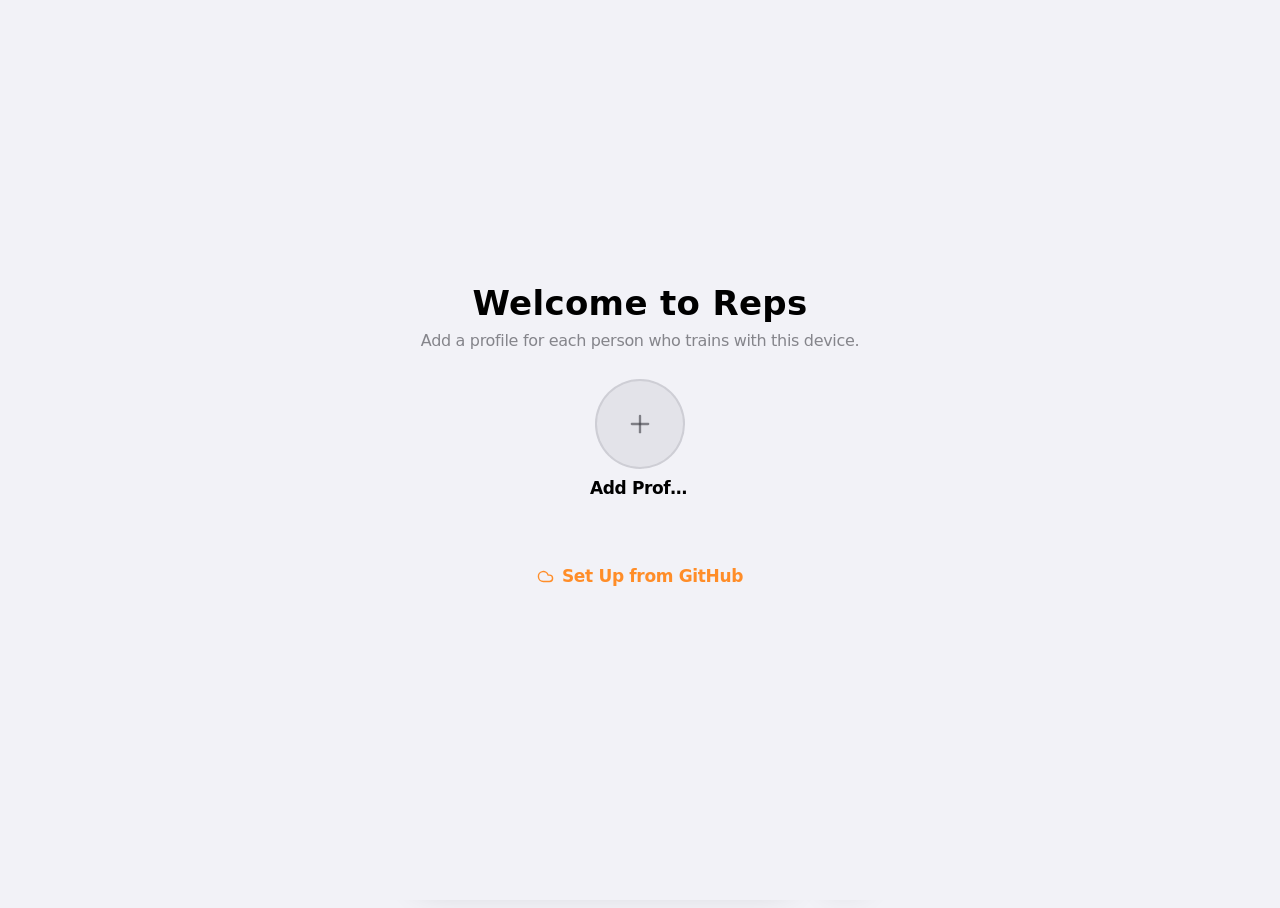
<file: index.html>
<!doctype html>
<html lang="en">
<head>
<meta charset="utf-8">
<meta name="viewport" content="width=device-width, initial-scale=1, viewport-fit=cover">
<title>Reps</title>
<meta name="claude:viewport-fit-sides" content="cover">
<meta name="description" content="Home workout planner and tracker for kettlebells, dumbbells, bands and bodyweight.">
<meta name="theme-color" content="#F2F2F7">
<meta name="apple-mobile-web-app-capable" content="yes">
<meta name="mobile-web-app-capable" content="yes">
<meta name="apple-mobile-web-app-status-bar-style" content="default">
<meta name="apple-mobile-web-app-title" content="Reps">
<link rel="manifest" href="manifest.webmanifest">
<link rel="apple-touch-icon" href="icons/apple-touch-icon.png">
<link rel="icon" href="icons/icon-192.png" type="image/png">
<link rel="stylesheet" href="css/app.css">
</head>
<body>
<div id="app"></div>
<div id="overlays"></div>
<noscript><p style="padding:24px">Reps needs JavaScript to run.</p></noscript>
<script type="module" src="js/app.js"></script>
</body>
</html>
</file>
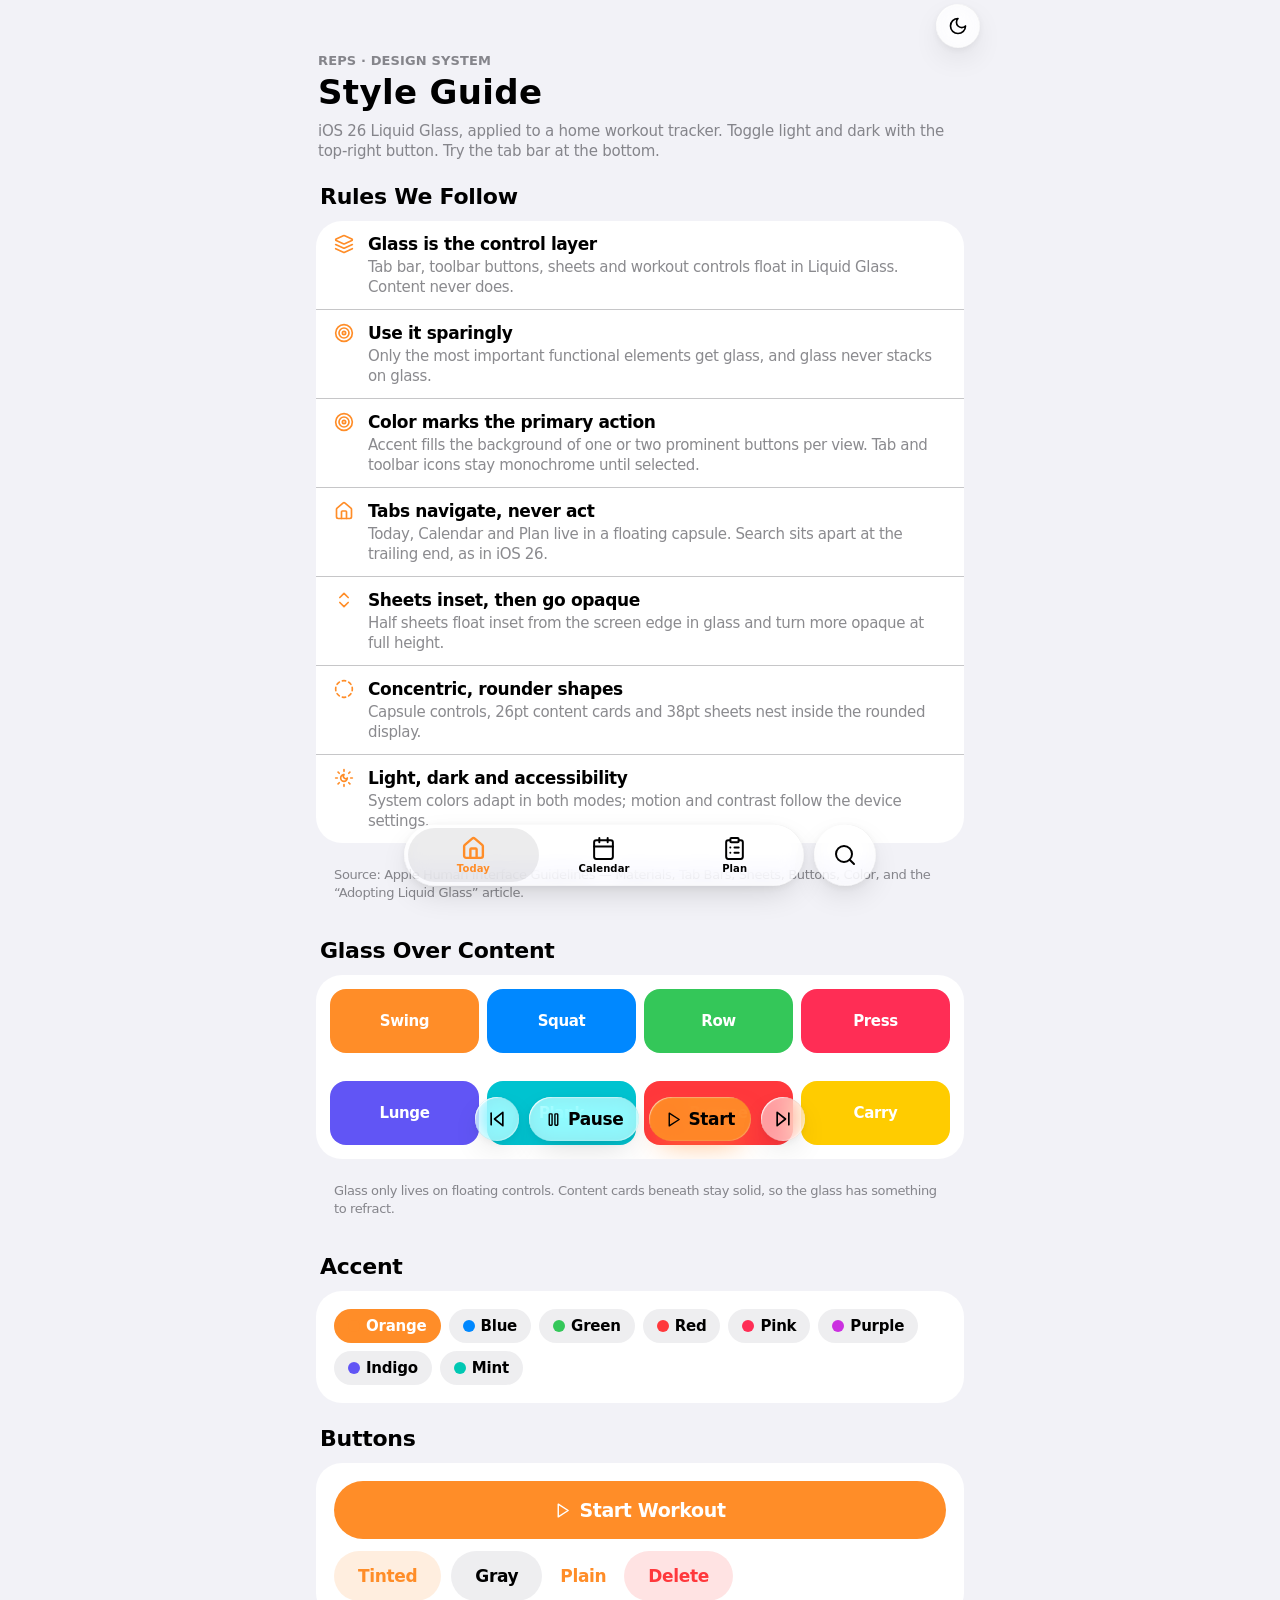
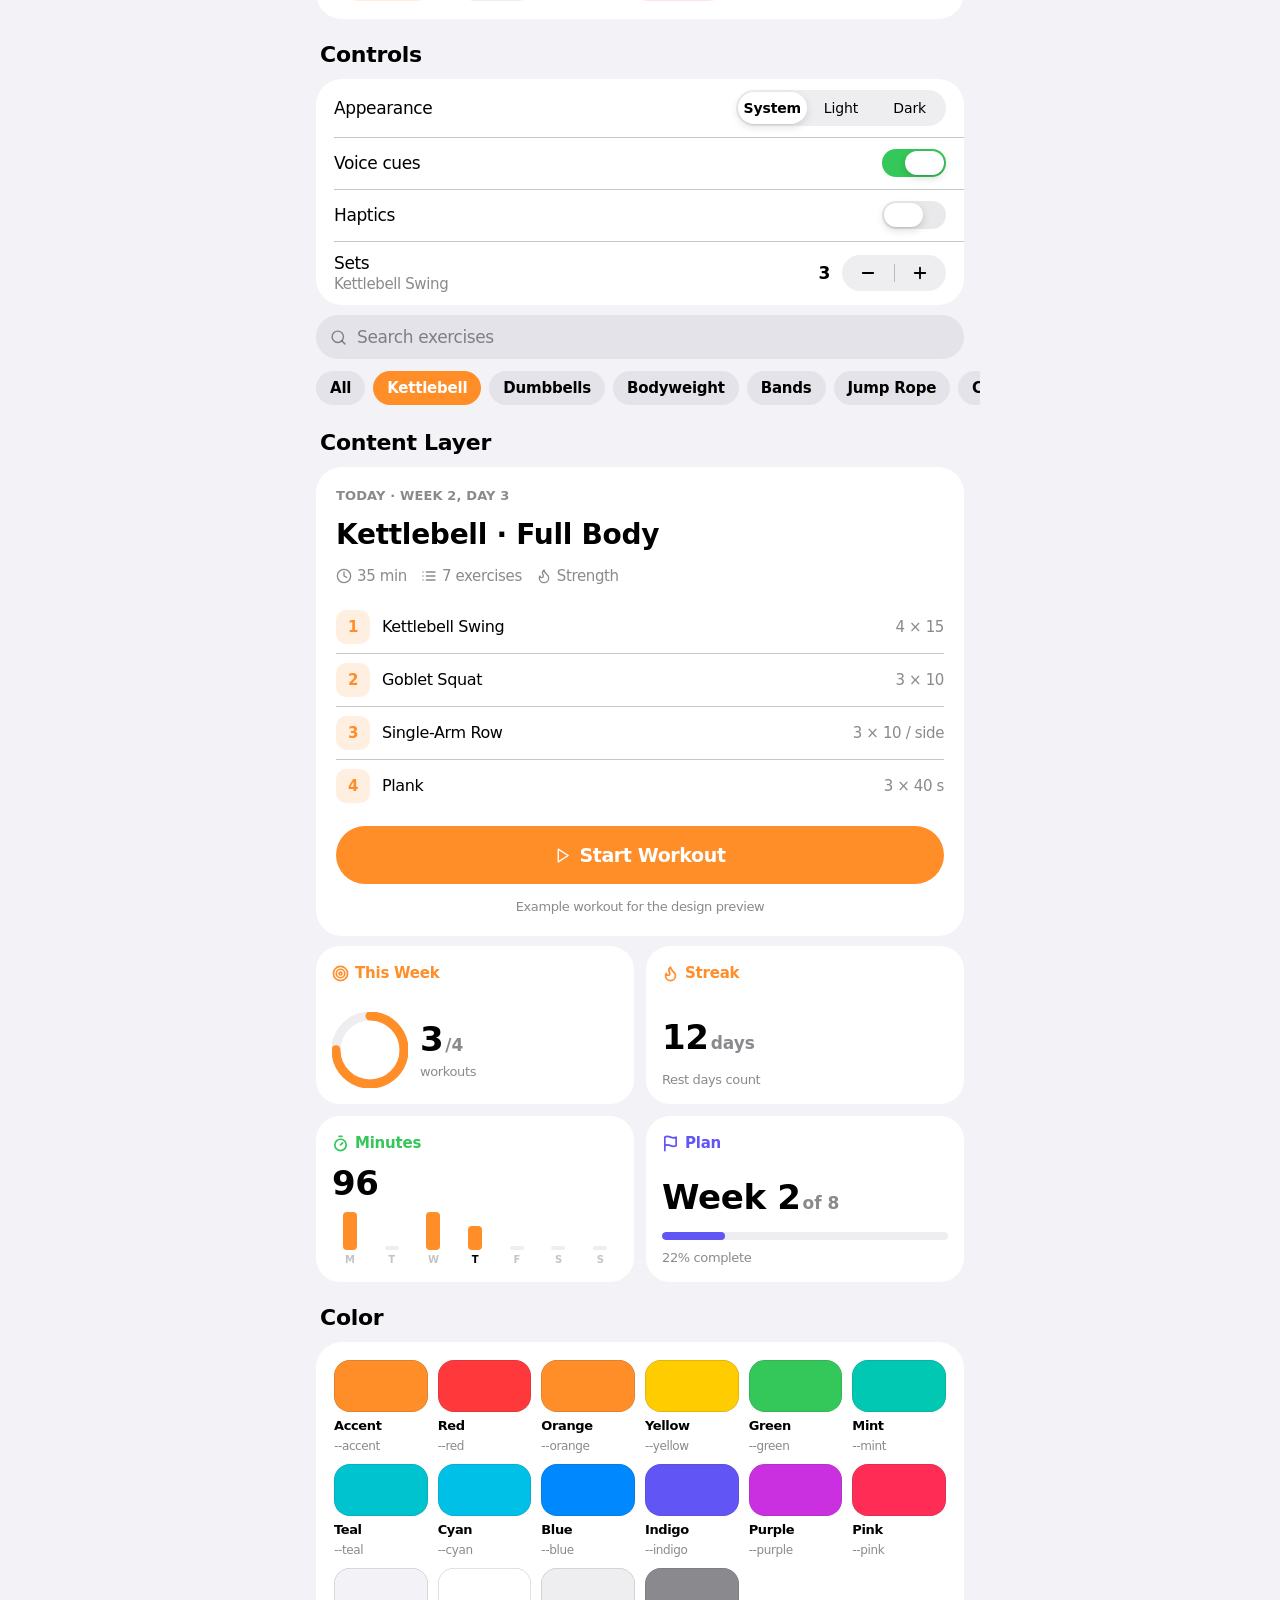
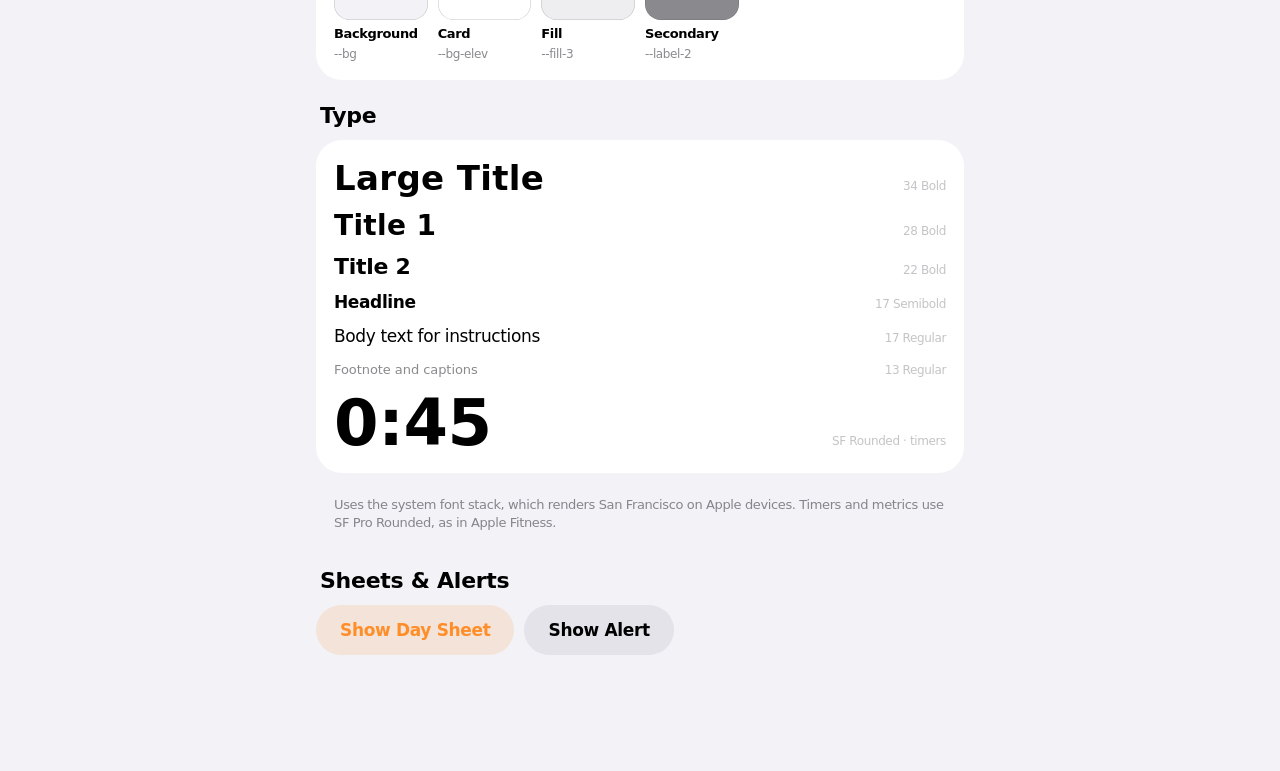
<file: styleguide.html>
<!doctype html>
<html lang="en">
<head>
<meta charset="utf-8">
<meta name="viewport" content="width=device-width, initial-scale=1, viewport-fit=cover">
<title>Reps Style Guide</title>
<meta name="claude:viewport-fit-sides" content="cover">
<link rel="stylesheet" href="css/app.css">
<style>
  .sg-swatches { display: grid; grid-template-columns: repeat(auto-fill, minmax(92px, 1fr)); gap: 10px; }
  .sg-swatch { display: flex; flex-direction: column; gap: 6px; font-size: 12px; line-height: 15px; color: var(--label-2); }
  .sg-swatch i { display: block; height: 52px; border-radius: 16px; }
  .sg-swatch b { color: var(--label); font-weight: 600; font-size: 13px; }
  .sg-type { display: flex; flex-direction: column; gap: 10px; }
  .sg-type div { display: flex; align-items: baseline; justify-content: space-between; gap: 12px; }
  .sg-type span.meta { font-size: 12px; color: var(--label-3); white-space: nowrap; }
  .sg-stage { position: relative; border-radius: var(--r-card); overflow: hidden; background: var(--bg-elev); }
  .sg-tiles { display: grid; grid-template-columns: repeat(4, 1fr); gap: 8px; padding: 14px; }
  .sg-tiles div { height: 64px; border-radius: 16px; display: grid; place-items: center; color: #fff; font-weight: 700; font-size: 15px; }
  .sg-float { position: absolute; left: 0; right: 0; bottom: 18px; display: flex; justify-content: center; gap: 10px; flex-wrap: wrap; padding: 0 14px; }
  .sg-row { display: flex; flex-wrap: wrap; gap: 10px; align-items: center; }
  .sg-rules { margin: 0; padding: 0; list-style: none; }
  .sg-rules li { position: relative; padding: 12px 18px 12px 52px; font-size: 15px; line-height: 20px; }
  .sg-rules li + li { border-top: 0.5px solid var(--sep); }
  .sg-rules li .ic { position: absolute; left: 18px; top: 13px; width: 20px; height: 20px; color: var(--accent); }
  .sg-rules b { display: block; font-size: 17px; line-height: 22px; font-weight: 600; margin-bottom: 2px; }
</style>
</head>
<body>
<header class="navbar" id="nav">
  <div class="navbar-inner">
    <div class="nav-leading"></div>
    <div class="nav-title">Style Guide</div>
    <div class="nav-trailing">
      <button class="icon-btn glass glass-interactive" id="themeBtn" aria-label="Toggle light or dark"></button>
    </div>
  </div>
</header>

<main class="page">
  <div class="page-head">
    <div class="eyebrow">Reps · Design System</div>
    <h1 class="t-large" style="margin:0">Style Guide</h1>
    <p class="t-sub sec" style="margin:6px 0 0">iOS 26 Liquid Glass, applied to a home workout tracker. Toggle light and dark with the top-right button. Try the tab bar at the bottom.</p>
  </div>

  <section class="section">
    <div class="section-head"><div class="section-title">Rules We Follow</div></div>
    <ul class="list sg-rules" id="rules"></ul>
    <p class="footnote">Source: Apple Human Interface Guidelines — Materials, Tab Bars, Sheets, Buttons, Color, and the “Adopting Liquid Glass” article.</p>
  </section>

  <section class="section">
    <div class="section-head"><div class="section-title">Glass Over Content</div></div>
    <div class="sg-stage">
      <div class="sg-tiles" id="tiles"></div>
      <div class="sg-tiles" id="tiles2"></div>
      <div class="sg-float" id="floatRow"></div>
    </div>
    <p class="footnote">Glass only lives on floating controls. Content cards beneath stay solid, so the glass has something to refract.</p>
  </section>

  <section class="section">
    <div class="section-head"><div class="section-title">Accent</div></div>
    <div class="card">
      <div class="chips" id="accentChips"></div>
    </div>
  </section>

  <section class="section">
    <div class="section-head"><div class="section-title">Buttons</div></div>
    <div class="card" style="display:flex;flex-direction:column;gap:12px">
      <button class="btn btn-filled lg block" id="b1"></button>
      <div class="sg-row">
        <button class="btn btn-tinted">Tinted</button>
        <button class="btn btn-gray">Gray</button>
        <button class="btn btn-plain">Plain</button>
        <button class="btn btn-danger">Delete</button>
      </div>
    </div>
  </section>

  <section class="section">
    <div class="section-head"><div class="section-title">Controls</div></div>
    <div class="list">
      <div class="row"><div class="grow title">Appearance</div>
        <div class="segmented" style="--n:3;--i:0;width:210px" id="seg">
          <span class="seg-thumb"></span>
          <button class="is-on" data-i="0">System</button><button data-i="1">Light</button><button data-i="2">Dark</button>
        </div>
      </div>
      <div class="row"><div class="grow title">Voice cues</div><button class="switch" role="switch" aria-checked="true" id="sw1" aria-label="Voice cues"></button></div>
      <div class="row"><div class="grow title">Haptics</div><button class="switch" role="switch" aria-checked="false" id="sw2" aria-label="Haptics"></button></div>
      <div class="row"><div class="grow"><div class="title">Sets</div><div class="subtitle">Kettlebell Swing</div></div>
        <div class="value-stepper"><span class="val rounded" id="stepVal">3</span>
          <div class="stepper"><button id="stepMinus" aria-label="Fewer"></button><i></i><button id="stepPlus" aria-label="More"></button></div>
        </div>
      </div>
    </div>
    <div class="search-field" id="search"></div>
    <div class="chips scroll" id="chips"></div>
  </section>

  <section class="section">
    <div class="section-head"><div class="section-title">Content Layer</div></div>
    <div class="card hero" id="hero"></div>
    <div class="widgets" id="widgets"></div>
  </section>

  <section class="section">
    <div class="section-head"><div class="section-title">Color</div></div>
    <div class="card"><div class="sg-swatches" id="swatches"></div></div>
  </section>

  <section class="section">
    <div class="section-head"><div class="section-title">Type</div></div>
    <div class="card sg-type">
      <div><span class="t-large">Large Title</span><span class="meta">34 Bold</span></div>
      <div><span class="t-title1">Title 1</span><span class="meta">28 Bold</span></div>
      <div><span class="t-title2">Title 2</span><span class="meta">22 Bold</span></div>
      <div><span class="t-headline">Headline</span><span class="meta">17 Semibold</span></div>
      <div><span class="t-body">Body text for instructions</span><span class="meta">17 Regular</span></div>
      <div><span class="t-foot sec">Footnote and captions</span><span class="meta">13 Regular</span></div>
      <div><span class="rounded heavy num" style="font-size:64px;line-height:64px">0:45</span><span class="meta">SF Rounded · timers</span></div>
    </div>
    <p class="footnote">Uses the system font stack, which renders San Francisco on Apple devices. Timers and metrics use SF Pro Rounded, as in Apple Fitness.</p>
  </section>

  <section class="section">
    <div class="section-head"><div class="section-title">Sheets &amp; Alerts</div></div>
    <div class="sg-row">
      <button class="btn btn-tinted" id="openSheet">Show Day Sheet</button>
      <button class="btn btn-gray" id="openAlert">Show Alert</button>
    </div>
  </section>
</main>

<nav class="tabbar-wrap" aria-label="Tabs">
  <div class="tabbar glass" role="tablist" id="tabbar" style="--tabs:3">
    <span class="tab-lens"></span>
  </div>
  <button class="tab-search glass glass-interactive" id="searchTab" aria-label="Search exercises"></button>
</nav>

<div id="layer"></div>

<script type="module">
import { icon } from './js/icons.js';
const $ = (s) => document.querySelector(s);
const root = document.documentElement;

const rules = [
  ['layers', 'Glass is the control layer', 'Tab bar, toolbar buttons, sheets and workout controls float in Liquid Glass. Content never does.'],
  ['target', 'Use it sparingly', 'Only the most important functional elements get glass, and glass never stacks on glass.'],
  ['target', 'Color marks the primary action', 'Accent fills the background of one or two prominent buttons per view. Tab and toolbar icons stay monochrome until selected.'],
  ['house', 'Tabs navigate, never act', 'Today, Calendar and Plan live in a floating capsule. Search sits apart at the trailing end, as in iOS 26.'],
  ['chevrons-up-down', 'Sheets inset, then go opaque', 'Half sheets float inset from the screen edge in glass and turn more opaque at full height.'],
  ['circle-dashed', 'Concentric, rounder shapes', 'Capsule controls, 26pt content cards and 38pt sheets nest inside the rounded display.'],
  ['sun-moon', 'Light, dark and accessibility', 'System colors adapt in both modes; motion and contrast follow the device settings.'],
];
$('#rules').innerHTML = rules.map(([i, t, d]) => `<li>${icon(i)}<b>${t}</b><span class="sec">${d}</span></li>`).join('');

const tileColors = [['--orange','Swing'],['--blue','Squat'],['--green','Row'],['--pink','Press'],['--indigo','Lunge'],['--teal','Plank'],['--red','Burpee'],['--yellow','Carry']];
$('#tiles').innerHTML = tileColors.slice(0,4).map(([c,t]) => `<div style="background:var(${c})">${t}</div>`).join('');
$('#tiles2').innerHTML = tileColors.slice(4).map(([c,t]) => `<div style="background:var(${c})">${t}</div>`).join('');
$('#floatRow').innerHTML = `
  <button class="icon-btn glass glass-interactive" aria-label="Previous">${icon('skip-back')}</button>
  <button class="toolbar-pill glass glass-interactive">${icon('pause', 'sm')} Pause</button>
  <button class="toolbar-pill glass glass-prominent glass-interactive">${icon('play', 'sm')} Start</button>
  <button class="icon-btn glass glass-interactive" aria-label="Next">${icon('skip-forward')}</button>`;

const accents = [['orange','Orange'],['blue','Blue'],['green','Green'],['red','Red'],['pink','Pink'],['purple','Purple'],['indigo','Indigo'],['mint','Mint']];
const renderAccents = () => {
  const cur = root.dataset.accent || 'orange';
  $('#accentChips').innerHTML = accents.map(([k, n]) => `<button class="chip ${k === cur ? 'is-on' : ''}" data-accent="${k}"><span style="width:12px;height:12px;border-radius:50%;background:var(--${k})"></span>${n}</button>`).join('');
};
renderAccents();
$('#accentChips').addEventListener('click', (e) => {
  const b = e.target.closest('[data-accent]'); if (!b) return;
  if (b.dataset.accent === 'orange') delete root.dataset.accent; else root.dataset.accent = b.dataset.accent;
  renderAccents();
});

$('#b1').innerHTML = `${icon('play', 'sm')} Start Workout`;

const seg = $('#seg');
seg.addEventListener('click', (e) => {
  const b = e.target.closest('button'); if (!b) return;
  seg.style.setProperty('--i', b.dataset.i);
  seg.querySelectorAll('button').forEach((x) => x.classList.toggle('is-on', x === b));
  const mode = ['', 'light', 'dark'][+b.dataset.i];
  if (mode) root.dataset.theme = mode; else delete root.dataset.theme;
  setThemeIcon();
});
document.querySelectorAll('.switch').forEach((s) => s.addEventListener('click', () => s.setAttribute('aria-checked', s.getAttribute('aria-checked') !== 'true')));
let sets = 3;
$('#stepMinus').innerHTML = icon('minus'); $('#stepPlus').innerHTML = icon('plus');
$('#stepMinus').onclick = () => { sets = Math.max(1, sets - 1); $('#stepVal').textContent = sets; };
$('#stepPlus').onclick = () => { sets = Math.min(10, sets + 1); $('#stepVal').textContent = sets; };
$('#search').innerHTML = `${icon('search', 'sm')}<input type="search" id="q" placeholder="Search exercises" aria-label="Search exercises">`;
const chipNames = ['All', 'Kettlebell', 'Dumbbells', 'Bodyweight', 'Bands', 'Jump Rope', 'Core'];
$('#chips').innerHTML = chipNames.map((n, i) => `<button class="chip ${i === 1 ? 'is-on' : ''}">${n}</button>`).join('');
$('#chips').addEventListener('click', (e) => { const b = e.target.closest('.chip'); if (!b) return; $('#chips').querySelectorAll('.chip').forEach((c) => c.classList.toggle('is-on', c === b)); });

const ex = [['Kettlebell Swing', '4 × 15'], ['Goblet Squat', '3 × 10'], ['Single-Arm Row', '3 × 10 / side'], ['Plank', '3 × 40 s']];
$('#hero').innerHTML = `
  <div class="eyebrow accent">Today · Week 2, Day 3</div>
  <div class="hero-title">Kettlebell · Full Body</div>
  <div class="hero-meta"><span>${icon('clock')} 35 min</span><span>${icon('list')} 7 exercises</span><span>${icon('flame')} Strength</span></div>
  <div class="ex-preview">${ex.map(([n, r], i) => `<div class="ex"><div class="ex-badge">${i + 1}</div><div class="name">${n}</div><div class="rx">${r}</div></div>`).join('')}</div>
  <button class="btn btn-filled lg block">${icon('play', 'sm')} Start Workout</button>
  <p class="footnote" style="padding:0;margin:0;text-align:center">Example workout for the design preview</p>`;

const C = 2 * Math.PI * 34;
$('#widgets').innerHTML = `
  <div class="widget"><div class="widget-head accent">${icon('target')} This Week</div>
    <div style="display:flex;align-items:center;gap:12px;margin-top:auto">
      <svg class="ring" width="76" height="76" viewBox="0 0 76 76"><circle class="track" cx="38" cy="38" r="34" stroke-width="9"/><circle class="val" cx="38" cy="38" r="34" stroke-width="9" stroke="var(--accent)" stroke-dasharray="${C}" stroke-dashoffset="${C * 0.25}"/></svg>
      <div><div class="widget-value">3<small>/4</small></div><div class="widget-foot" style="margin:0">workouts</div></div>
    </div></div>
  <div class="widget"><div class="widget-head" style="color:var(--orange)">${icon('flame')} Streak</div>
    <div class="widget-value" style="margin-top:auto">12<small>days</small></div><div class="widget-foot" style="margin-top:0">Rest days count</div></div>
  <div class="widget"><div class="widget-head" style="color:var(--green)">${icon('timer')} Minutes</div>
    <div class="widget-value">96</div>
    <div class="mini-bars">${['M','T','W','T','F','S','S'].map((d, i) => { const h = [70, 0, 100, 45, 0, 0, 0][i]; return `<div class="b ${h ? 'on' : ''} ${i === 3 ? 'today' : ''}"><i style="height:${Math.max(8, h)}%"></i><span>${d}</span></div>`; }).join('')}</div></div>
  <div class="widget"><div class="widget-head" style="color:var(--indigo)">${icon('flag')} Plan</div>
    <div class="widget-value" style="margin-top:auto">Week 2<small>of 8</small></div>
    <div class="bar"><i style="width:22%;background:var(--indigo)"></i></div><div class="widget-foot" style="margin-top:0">22% complete</div></div>`;

const sw = [['--accent','Accent'],['--red','Red'],['--orange','Orange'],['--yellow','Yellow'],['--green','Green'],['--mint','Mint'],['--teal','Teal'],['--cyan','Cyan'],['--blue','Blue'],['--indigo','Indigo'],['--purple','Purple'],['--pink','Pink'],['--bg','Background'],['--bg-elev','Card'],['--fill-3','Fill'],['--label-2','Secondary']];
$('#swatches').innerHTML = sw.map(([v, n]) => `<div class="sg-swatch"><i style="background:var(${v});box-shadow:inset 0 0 0 0.5px var(--sep)"></i><b>${n}</b>${v}</div>`).join('');

// Tab bar
const tabs = [['house', 'Today'], ['calendar', 'Calendar'], ['clipboard-list', 'Plan']];
const tabbar = $('#tabbar');
tabbar.insertAdjacentHTML('beforeend', tabs.map(([i, n], k) => `<button class="tab ${k === 0 ? 'is-active' : ''}" role="tab" data-k="${k}">${icon(i)}<span>${n}</span></button>`).join(''));
$('#searchTab').innerHTML = icon('search');
tabbar.addEventListener('click', (e) => {
  const b = e.target.closest('.tab'); if (!b) return;
  tabbar.style.setProperty('--tab-i', b.dataset.k);
  tabbar.querySelectorAll('.tab').forEach((t) => t.classList.toggle('is-active', t === b));
  $('#searchTab').classList.remove('is-active');
});
$('#searchTab').onclick = () => { tabbar.querySelectorAll('.tab').forEach((t) => t.classList.remove('is-active')); $('#searchTab').classList.add('is-active'); };

// Theme button
const isDark = () => root.dataset.theme ? root.dataset.theme === 'dark' : matchMedia('(prefers-color-scheme: dark)').matches;
function setThemeIcon() { $('#themeBtn').innerHTML = icon(isDark() ? 'sun' : 'moon'); }
setThemeIcon();
$('#themeBtn').onclick = () => { root.dataset.theme = isDark() ? 'light' : 'dark'; setThemeIcon(); };

// Scroll edge effect + inline title
const nav = $('#nav');
addEventListener('scroll', () => nav.classList.toggle('is-scrolled', scrollY > 40), { passive: true });

// Sheet + alert demos
const layer = $('#layer');
$('#openSheet').onclick = () => {
  layer.innerHTML = `<div class="sheet-layer"><div class="sheet-scrim" data-close></div>
    <section class="sheet" id="sheet" role="dialog" aria-label="Day details">
      <div class="sheet-grab" id="grab" title="Tap to resize"></div>
      <div class="sheet-toolbar">
        <button class="icon-btn glass glass-interactive" data-close aria-label="Close">${icon('x')}</button>
        <div class="sheet-title">Tuesday<small>November 3</small></div>
        <button class="icon-btn glass glass-prominent glass-interactive" data-close aria-label="Mark complete">${icon('check')}</button>
      </div>
      <div class="sheet-body">
        <div class="card hero" style="padding:18px"><div class="eyebrow accent">Planned</div><div class="t-title2">Dumbbell · Upper Body</div>
          <div class="hero-meta"><span>${icon('clock')} 30 min</span><span>${icon('list')} 6 exercises</span></div></div>
        <div class="list">${['Floor Press · 3 × 10', 'Bent-Over Row · 3 × 10', 'Arnold Press · 3 × 8', 'Hammer Curl · 2 × 12'].map((t) => `<div class="row"><div class="grow title">${t}</div>${icon('chevron-right', 'chev')}</div>`).join('')}</div>
      </div>
    </section></div>`;
  const L = layer.firstElementChild;
  requestAnimationFrame(() => requestAnimationFrame(() => L.classList.add('is-open')));
  $('#grab').onclick = () => $('#sheet').classList.toggle('detent-large');
  L.addEventListener('click', (e) => { if (e.target.closest('[data-close]')) { L.classList.remove('is-open'); setTimeout(() => (layer.innerHTML = ''), 400); } });
};
$('#openAlert').onclick = () => {
  layer.innerHTML = `<div class="alert-layer"><div class="sheet-scrim" data-close></div>
    <div class="alert glass" role="alertdialog"><div class="t-headline">End Workout?</div><p>Your progress so far is kept. You can mark the day complete later.</p>
    <div class="actions"><button class="btn btn-filled" data-close>Keep Going</button><button class="btn btn-danger" data-close>End Workout</button></div></div></div>`;
  layer.firstElementChild.addEventListener('click', (e) => { if (e.target.closest('[data-close]')) layer.innerHTML = ''; });
};
</script>
</body>
</html>
</file>
<file: css/app.css>
/* ==========================================================================
   Reps — iOS 26 Liquid Glass design system
   Layout: content layer = solid grouped surfaces; functional layer = floating
   Liquid Glass (tab bar, toolbar buttons, sheets, player controls).
   Colors are Apple's iOS 26 system colors (HIG > Color).
   ========================================================================== */

:root {
  color-scheme: light;

  /* Backgrounds (systemGroupedBackground family) */
  --bg: #F2F2F7;
  --bg-elev: #FFFFFF;
  --bg-elev-2: #F2F2F7;
  --bg-plain: #FFFFFF;

  /* Labels */
  --label: #000000;
  --label-2: rgba(60, 60, 67, 0.6);
  --label-3: rgba(60, 60, 67, 0.3);
  --label-4: rgba(60, 60, 67, 0.18);

  /* Fills & separators */
  --fill: rgba(120, 120, 128, 0.2);
  --fill-2: rgba(120, 120, 128, 0.16);
  --fill-3: rgba(118, 118, 128, 0.12);
  --fill-4: rgba(116, 116, 128, 0.08);
  --sep: rgba(60, 60, 67, 0.29);
  --sep-opaque: #C6C6C8;

  /* iOS 26 system colors (light) */
  --red: #FF383C;
  --orange: #FF8D28;
  --yellow: #FFCC00;
  --green: #34C759;
  --mint: #00C8B3;
  --teal: #00C3D0;
  --cyan: #00C0E8;
  --blue: #0088FF;
  --indigo: #6155F5;
  --purple: #CB30E0;
  --pink: #FF2D55;
  --brown: #AC7F5E;
  --gray: #8E8E93;

  --accent: var(--orange);
  --on-accent: #FFFFFF;
  --work: var(--accent);
  --rest: var(--teal);
  --ready: var(--yellow);
  --done: var(--green);

  /* Liquid Glass — regular variant */
  --glass-fill: rgba(255, 255, 255, 0.56);
  --glass-fill-pressed: rgba(255, 255, 255, 0.72);
  --glass-fill-strong: rgba(250, 250, 252, 0.8);
  --glass-rim-hi: rgba(255, 255, 255, 0.95);
  --glass-rim-lo: rgba(255, 255, 255, 0.5);
  --glass-edge: rgba(0, 0, 0, 0.07);
  --glass-shadow: 0 12px 32px -8px rgba(0, 0, 0, 0.16), 0 2px 8px rgba(0, 0, 0, 0.06);
  --glass-blur: blur(12px) saturate(190%) brightness(1.05);
  --sheet-blur: blur(28px) saturate(180%);
  --lens: rgba(118, 118, 128, 0.14);
  --scrim: rgba(0, 0, 0, 0.2);
  --toggle-knob: #FFFFFF;
  --seg-thumb: #FFFFFF;

  /* Type */
  --font: -apple-system, BlinkMacSystemFont, "SF Pro Text", "SF Pro", system-ui, "Helvetica Neue", Helvetica, Arial, sans-serif;
  --font-rounded: ui-rounded, "SF Pro Rounded", -apple-system, BlinkMacSystemFont, system-ui, sans-serif;

  /* Shape — concentric radii */
  --r-card: 26px;
  --r-widget: 24px;
  --r-sheet: 38px;
  --r-control: 14px;

  /* Motion — real spring curves (damping 0.72 / 0.86) */
  --spring: linear(0, 0.0281, 0.0991, 0.1963, 0.3064, 0.4198, 0.5294, 0.6306, 0.7205, 0.7979, 0.8625, 0.9147, 0.9555, 0.9862, 1.0084, 1.0233, 1.0325, 1.0371, 1.0384, 1.0373, 1.0345, 1.0307, 1.0265, 1.0221, 1.0179, 1.0141, 1.0106, 1.0077, 1.0052, 1.0032, 1.0017, 1.0005, 0.9997, 0.9991, 0.9987, 0.9986, 0.9985, 0.9986, 0.9987, 0.9988, 1);
  --spring-smooth: linear(0, 0.0402, 0.1347, 0.2541, 0.3793, 0.4986, 0.6057, 0.6976, 0.7739, 0.8354, 0.8836, 0.9205, 0.948, 0.968, 0.9821, 0.9917, 0.9979, 1.0018, 1.0039, 1.0048, 1.005, 1.0048, 1.0043, 1.0037, 1.003, 1.0024, 1.0019, 1.0015, 1);
  --ease-out: cubic-bezier(0.2, 0.8, 0.2, 1);

  --gutter: 16px;
  --tabbar-h: 62px;
  --tabbar-bottom: max(14px, calc(env(safe-area-inset-bottom, 0px) - 8px));
  --nav-h: 52px;
}

@supports not (transition-timing-function: linear(0, 1)) {
  :root {
    --spring: cubic-bezier(0.34, 1.4, 0.64, 1);
    --spring-smooth: cubic-bezier(0.25, 1.1, 0.4, 1);
  }
}

@media (prefers-color-scheme: dark) {
  :root:not([data-theme="light"]) {
    color-scheme: dark;
    --bg: #000000;
    --bg-elev: #1C1C1E;
    --bg-elev-2: #2C2C2E;
    --bg-plain: #000000;
    --label: #FFFFFF;
    --label-2: rgba(235, 235, 245, 0.6);
    --label-3: rgba(235, 235, 245, 0.3);
    --label-4: rgba(235, 235, 245, 0.16);
    --fill: rgba(120, 120, 128, 0.36);
    --fill-2: rgba(120, 120, 128, 0.32);
    --fill-3: rgba(118, 118, 128, 0.24);
    --fill-4: rgba(118, 118, 128, 0.18);
    --sep: rgba(84, 84, 88, 0.6);
    --sep-opaque: #38383A;
    --red: #FF4245; --orange: #FF9230; --yellow: #FFD600; --green: #30D158; --mint: #00DAC3;
    --teal: #00D2E0; --cyan: #3CD3FE; --blue: #0091FF; --indigo: #6D7CFF; --purple: #DB34F2;
    --pink: #FF375F; --brown: #B78A66; --gray: #8E8E93;
    --glass-fill: rgba(48, 48, 52, 0.5);
    --glass-fill-pressed: rgba(70, 70, 76, 0.6);
    --glass-fill-strong: rgba(30, 30, 32, 0.8);
    --glass-rim-hi: rgba(255, 255, 255, 0.3);
    --glass-rim-lo: rgba(255, 255, 255, 0.1);
    --glass-edge: rgba(255, 255, 255, 0.07);
    --glass-shadow: 0 12px 32px -8px rgba(0, 0, 0, 0.7), 0 2px 8px rgba(0, 0, 0, 0.35);
    --glass-blur: blur(12px) saturate(170%) brightness(0.9);
    --lens: rgba(255, 255, 255, 0.12);
    --scrim: rgba(0, 0, 0, 0.5);
    --toggle-knob: #FFFFFF;
    --seg-thumb: #636366;
  }
}

:root[data-theme="dark"] {
  color-scheme: dark;
  --bg: #000000;
  --bg-elev: #1C1C1E;
  --bg-elev-2: #2C2C2E;
  --bg-plain: #000000;
  --label: #FFFFFF;
  --label-2: rgba(235, 235, 245, 0.6);
  --label-3: rgba(235, 235, 245, 0.3);
  --label-4: rgba(235, 235, 245, 0.16);
  --fill: rgba(120, 120, 128, 0.36);
  --fill-2: rgba(120, 120, 128, 0.32);
  --fill-3: rgba(118, 118, 128, 0.24);
  --fill-4: rgba(118, 118, 128, 0.18);
  --sep: rgba(84, 84, 88, 0.6);
  --sep-opaque: #38383A;
  --red: #FF4245; --orange: #FF9230; --yellow: #FFD600; --green: #30D158; --mint: #00DAC3;
  --teal: #00D2E0; --cyan: #3CD3FE; --blue: #0091FF; --indigo: #6D7CFF; --purple: #DB34F2;
  --pink: #FF375F; --brown: #B78A66; --gray: #8E8E93;
  --glass-fill: rgba(48, 48, 52, 0.5);
  --glass-fill-pressed: rgba(70, 70, 76, 0.6);
  --glass-fill-strong: rgba(30, 30, 32, 0.8);
  --glass-rim-hi: rgba(255, 255, 255, 0.3);
  --glass-rim-lo: rgba(255, 255, 255, 0.1);
  --glass-edge: rgba(255, 255, 255, 0.07);
  --glass-shadow: 0 12px 32px -8px rgba(0, 0, 0, 0.7), 0 2px 8px rgba(0, 0, 0, 0.35);
  --glass-blur: blur(12px) saturate(170%) brightness(0.9);
  --lens: rgba(255, 255, 255, 0.12);
  --scrim: rgba(0, 0, 0, 0.5);
  --toggle-knob: #FFFFFF;
  --seg-thumb: #636366;
}

/* Accent options (Settings > Accent) */
:root[data-accent="blue"] { --accent: var(--blue); }
:root[data-accent="green"] { --accent: var(--green); }
:root[data-accent="red"] { --accent: var(--red); }
:root[data-accent="pink"] { --accent: var(--pink); }
:root[data-accent="purple"] { --accent: var(--purple); }
:root[data-accent="indigo"] { --accent: var(--indigo); }
:root[data-accent="mint"] { --accent: var(--mint); }

/* Increase contrast — firmer glass edges and labels */
@media (prefers-contrast: more) {
  :root {
    --glass-fill: rgba(255, 255, 255, 0.86);
    --glass-edge: rgba(0, 0, 0, 0.25);
    --label-2: rgba(60, 60, 67, 0.78);
  }
}

/* ---------- Base ---------- */
*, *::before, *::after { box-sizing: border-box; }
html {
  -webkit-text-size-adjust: 100%;
  text-size-adjust: 100%;
  -webkit-tap-highlight-color: transparent;
}
body {
  margin: 0;
  background: var(--bg);
  color: var(--label);
  font-family: var(--font);
  font-size: 17px;
  line-height: 22px;
  letter-spacing: -0.022em;
  -webkit-font-smoothing: antialiased;
  -moz-osx-font-smoothing: grayscale;
  overscroll-behavior-y: none;
}
button { font: inherit; color: inherit; letter-spacing: inherit; background: none; border: 0; padding: 0; cursor: pointer; touch-action: manipulation; }
input, select, textarea { font: inherit; color: inherit; letter-spacing: inherit; }
img, svg, video, iframe { max-width: 100%; }
a { color: var(--accent); text-decoration: none; }
:focus-visible { outline: 3px solid color-mix(in srgb, var(--accent) 70%, transparent); outline-offset: 2px; }
[hidden] { display: none !important; }

.ic { width: 22px; height: 22px; flex: none; display: block; }
.ic.sm { width: 17px; height: 17px; }
.ic.xs { width: 14px; height: 14px; }
.ic.lg { width: 28px; height: 28px; }
.ic.xl { width: 40px; height: 40px; }
.ic.bold { stroke-width: 2.5; }

/* ---------- Typography (iOS default Dynamic Type sizes) ---------- */
.t-large { font-size: 34px; line-height: 41px; font-weight: 700; letter-spacing: 0.01em; }
.t-title1 { font-size: 28px; line-height: 34px; font-weight: 700; letter-spacing: 0.012em; }
.t-title2 { font-size: 22px; line-height: 28px; font-weight: 700; letter-spacing: -0.012em; }
.t-title3 { font-size: 20px; line-height: 25px; font-weight: 600; letter-spacing: -0.02em; }
.t-headline { font-size: 17px; line-height: 22px; font-weight: 600; }
.t-body { font-size: 17px; line-height: 22px; }
.t-callout { font-size: 16px; line-height: 21px; letter-spacing: -0.02em; }
.t-sub { font-size: 15px; line-height: 20px; letter-spacing: -0.015em; }
.t-foot { font-size: 13px; line-height: 18px; letter-spacing: -0.005em; }
.t-cap1 { font-size: 12px; line-height: 16px; letter-spacing: 0; }
.t-cap2 { font-size: 11px; line-height: 13px; letter-spacing: 0.005em; }
.rounded { font-family: var(--font-rounded); }
.num { font-variant-numeric: tabular-nums; }
.sec { color: var(--label-2); }
.ter { color: var(--label-3); }
.accent { color: var(--accent); }
.semibold { font-weight: 600; }
.bold { font-weight: 700; }
.heavy { font-weight: 800; }
.eyebrow { font-size: 13px; line-height: 18px; font-weight: 600; letter-spacing: 0.01em; text-transform: uppercase; color: var(--label-2); }
.balance { text-wrap: balance; }

/* ==========================================================================
   LIQUID GLASS — functional layer only
   ========================================================================== */
.glass {
  position: relative;
  isolation: isolate;
  background: var(--glass-fill);
  -webkit-backdrop-filter: var(--glass-blur);
  backdrop-filter: var(--glass-blur);
  box-shadow:
    var(--glass-shadow),
    inset 1.5px 1.5px 1px -1px var(--glass-rim-hi),
    inset -1.5px -1.5px 1px -1px var(--glass-rim-lo),
    inset 0 0 0 0.5px var(--glass-edge);
}
/* Interactive glass: grows and brightens under the finger, settles on a spring */
.glass-interactive {
  transition: transform 0.5s var(--spring), background-color 0.25s var(--ease-out);
}
.glass-interactive:active {
  transform: scale(1.08);
  background-color: var(--glass-fill-pressed);
  transition-duration: 0.18s, 0.12s;
}
/* Prominent glass: accent-stained glass for the primary action */
.glass-prominent {
  background: color-mix(in srgb, var(--accent) 94%, transparent);
  color: var(--on-accent);
  box-shadow:
    0 12px 28px -10px color-mix(in srgb, var(--accent) 60%, transparent),
    inset 1.5px 1.5px 1px -1px rgba(255, 255, 255, 0.6),
    inset -1.5px -1.5px 1px -1px rgba(255, 255, 255, 0.25),
    inset 0 0 0 0.5px rgba(0, 0, 0, 0.06);
}
.glass-prominent:active { background-color: color-mix(in srgb, var(--accent) 100%, white 10%); }

/* Clear variant — only over rich media (e.g. video), with 35% dimming */
.glass-clear {
  background: rgba(255, 255, 255, 0.12);
  -webkit-backdrop-filter: blur(4px) saturate(160%);
  backdrop-filter: blur(4px) saturate(160%);
  color: #FFFFFF;
}

/* Toolbar icon button (44pt circle) */
.icon-btn {
  width: 44px; height: 44px; border-radius: 50%;
  display: inline-grid; place-items: center; flex: none;
  color: var(--label);
}
.icon-btn .ic { width: 20px; height: 20px; }
.icon-btn.prominent { color: var(--on-accent); }
.toolbar-pill {
  height: 44px; border-radius: 22px; padding: 0 16px;
  display: inline-flex; align-items: center; gap: 6px;
  font-size: 17px; font-weight: 600; color: var(--label);
}

/* ---------- Floating tab bar ---------- */
.tabbar-wrap {
  position: fixed; z-index: 40;
  left: 0; right: 0;
  bottom: var(--tabbar-bottom);
  padding-left: max(var(--gutter), env(safe-area-inset-left, 0px));
  padding-right: max(var(--gutter), env(safe-area-inset-right, 0px));
  display: flex; justify-content: center; gap: 10px;
  pointer-events: none;
  transition: transform 0.5s var(--spring), opacity 0.3s var(--ease-out);
}
.tabbar-wrap > * { pointer-events: auto; }
.tabbar-wrap.is-hidden { transform: translateY(140%); opacity: 0; }
.tabbar {
  flex: 1 1 auto; max-width: 400px;
  height: var(--tabbar-h); border-radius: calc(var(--tabbar-h) / 2);
  display: grid; grid-auto-flow: column; grid-auto-columns: 1fr;
  padding: 4px;
}
.tab-lens {
  position: absolute; z-index: -1; top: 4px; bottom: 4px; left: 4px;
  width: calc((100% - 8px) / var(--tabs, 3));
  border-radius: 999px;
  background: var(--lens);
  transform: translateX(calc(var(--tab-i, 0) * 100%));
  transition: transform 0.55s var(--spring);
}
.tabbar { touch-action: none; user-select: none; -webkit-user-select: none; }
.tabbar.no-lens:not(.is-pressing) .tab-lens { opacity: 0; }
/* Pressed / dragged: the selection lifts into a clear glass bubble under the thumb */
.tabbar.is-pressing .tab-lens {
  transform: translateX(var(--drag-x, 0px));
  background: rgba(255, 255, 255, 0.28);
  -webkit-backdrop-filter: blur(1.5px) saturate(190%) brightness(1.12);
  backdrop-filter: blur(1.5px) saturate(190%) brightness(1.12);
  box-shadow:
    0 8px 22px -6px rgba(0, 0, 0, 0.22),
    inset 1.5px 1.5px 1px -0.5px rgba(255, 255, 255, 0.95),
    inset -1.5px -1.5px 1px -0.5px rgba(255, 255, 255, 0.55),
    inset 0 0 0 0.5px rgba(255, 255, 255, 0.35);
  transition: transform 0.12s var(--ease-out), background-color 0.2s, box-shadow 0.2s;
}
.tab.is-hover { color: var(--accent); }
.tab.is-hover .ic { transform: scale(1.16); }
.tab {
  display: flex; flex-direction: column; align-items: center; justify-content: center; gap: 2px;
  border-radius: 999px; color: var(--label);
  font-size: 10px; line-height: 12px; font-weight: 600; letter-spacing: 0.01em;
  transition: color 0.25s var(--ease-out);
}
.tab .ic { width: 25px; height: 25px; stroke-width: 1.9; transition: transform 0.45s var(--spring); }
.tab.is-active { color: var(--accent); }
.tab.is-active .ic { stroke-width: 2.3; }
.tab:active .ic { transform: scale(0.9); }
.tab-search {
  width: var(--tabbar-h); height: var(--tabbar-h); border-radius: 50%; flex: none;
  display: grid; place-items: center; color: var(--label);
}
.tab-search .ic { width: 24px; height: 24px; stroke-width: 2; }
.tab-search.is-active { color: var(--accent); }
.tab-search.is-active .ic { stroke-width: 2.4; }

/* Bottom accessory (like Music's MiniPlayer) — sits above the tab bar */
.accessory {
  position: fixed; z-index: 39; left: 0; right: 0;
  bottom: calc(var(--tabbar-bottom) + var(--tabbar-h) + 10px);
  padding-left: max(var(--gutter), env(safe-area-inset-left, 0px));
  padding-right: max(var(--gutter), env(safe-area-inset-right, 0px));
  display: flex; justify-content: center; pointer-events: none;
}
.accessory-inner {
  pointer-events: auto; width: 100%; max-width: 472px; height: 52px; border-radius: 26px;
  display: flex; align-items: center; gap: 12px; padding: 0 8px 0 16px;
}
.accessory-inner { touch-action: none; transition: transform 0.5s var(--spring); }
.accessory-inner.is-dragging { transition: none; }
.accessory-inner .grow { flex: 1; min-width: 0; }
.accessory-inner .title { font-size: 15px; line-height: 18px; font-weight: 600; white-space: nowrap; overflow: hidden; text-overflow: ellipsis; }
.accessory-inner .sub { font-size: 12px; line-height: 15px; color: var(--label-2); }

/* ---------- Navigation bar with scroll-edge effect ---------- */
.navbar {
  position: fixed; z-index: 30; top: 0; left: 0; right: 0;
  padding-top: env(safe-area-inset-top, 0px);
  padding-left: max(var(--gutter), env(safe-area-inset-left, 0px));
  padding-right: max(var(--gutter), env(safe-area-inset-right, 0px));
  pointer-events: none;
}
.navbar::before { /* soft scroll edge effect: blur + fade into the page */
  content: ""; position: absolute; inset: 0 0 -28px 0; z-index: -1;
  background: color-mix(in srgb, var(--bg) 72%, transparent);
  -webkit-backdrop-filter: blur(10px);
  backdrop-filter: blur(10px);
  -webkit-mask-image: linear-gradient(to bottom, #000 55%, transparent);
  mask-image: linear-gradient(to bottom, #000 55%, transparent);
  opacity: 0; transition: opacity 0.25s var(--ease-out);
}
.navbar.is-scrolled::before { opacity: 1; }
.navbar-inner {
  max-width: 680px; margin: 0 auto; height: var(--nav-h);
  display: grid; grid-template-columns: 1fr auto 1fr; align-items: center; gap: 8px;
}
.navbar-inner > * { pointer-events: auto; }
.nav-leading { display: flex; gap: 8px; justify-self: start; }
.nav-trailing { display: flex; gap: 8px; justify-self: end; }
.nav-title {
  font-size: 17px; font-weight: 600; white-space: nowrap; overflow: hidden; text-overflow: ellipsis;
  opacity: 0; transform: translateY(6px); transition: opacity 0.2s var(--ease-out), transform 0.3s var(--ease-out);
}
.navbar.is-scrolled .nav-title { opacity: 1; transform: none; }

/* ---------- Page & content layer ---------- */
.page {
  max-width: 680px; margin: 0 auto;
  padding-top: calc(env(safe-area-inset-top, 0px) + var(--nav-h));
  padding-bottom: calc(var(--tabbar-bottom) + var(--tabbar-h) + 40px);
  padding-left: max(var(--gutter), env(safe-area-inset-left, 0px));
  padding-right: max(var(--gutter), env(safe-area-inset-right, 0px));
  display: flex; flex-direction: column; gap: 22px;
}
.page.enter { animation: page-in 0.45s var(--spring-smooth); }
.page.has-accessory { padding-bottom: calc(var(--tabbar-bottom) + var(--tabbar-h) + 104px); }
@keyframes page-in { from { opacity: 0; transform: translateY(8px); } to { opacity: 1; transform: none; } }
.page-head { display: flex; flex-direction: column; gap: 2px; padding: 0 2px; }
.page-head .row-between { display: flex; align-items: flex-end; justify-content: space-between; gap: 12px; }

.section { display: flex; flex-direction: column; gap: 10px; }
.section-head {
  display: flex; align-items: baseline; justify-content: space-between; gap: 12px;
  padding: 0 4px;
}
.section-title { font-size: 22px; line-height: 28px; font-weight: 700; letter-spacing: -0.012em; }
.section-link { font-size: 17px; color: var(--accent); display: inline-flex; align-items: center; gap: 4px; white-space: nowrap; }
.footnote { font-size: 13px; line-height: 18px; color: var(--label-2); padding: 0 18px; }

.card {
  background: var(--bg-elev); border-radius: var(--r-card);
  padding: 18px;
}
.card.pressable { transition: transform 0.4s var(--spring); cursor: pointer; }
.card.pressable:active { transform: scale(0.98); }

/* Inset grouped list (iOS 26: taller rows, larger radius) */
.list { background: var(--bg-elev); border-radius: var(--r-card); overflow: hidden; }
.row {
  position: relative; display: flex; align-items: center; gap: 14px;
  min-height: 52px; padding: 11px 18px; width: 100%; text-align: left;
}
.row + .row::before {
  content: ""; position: absolute; top: 0; right: 0; left: 18px;
  border-top: 0.5px solid var(--sep);
}
.row.has-icon + .row::before, .row + .row.has-icon::before { left: 62px; }
button.row:active, .row.tappable:active { background: var(--fill-4); }
.row .grow { flex: 1; min-width: 0; }
.row .title { font-size: 17px; line-height: 22px; }
.row .subtitle { font-size: 15px; line-height: 20px; color: var(--label-2); }
.row .detail { color: var(--label-2); font-size: 17px; white-space: nowrap; }
.chev { color: var(--label-3); width: 16px; height: 16px; stroke-width: 2.6; }
.row-icon {
  width: 32px; height: 32px; border-radius: 9px; flex: none;
  display: grid; place-items: center; color: #FFFFFF; background: var(--accent);
}
.row-icon .ic { width: 19px; height: 19px; stroke-width: 2.2; }
.truncate { white-space: nowrap; overflow: hidden; text-overflow: ellipsis; }

/* ---------- Buttons (content layer) ---------- */
.btn {
  min-height: 50px; padding: 0 24px; border-radius: 999px;
  display: inline-flex; align-items: center; justify-content: center; gap: 8px;
  font-size: 17px; font-weight: 600; letter-spacing: -0.02em; white-space: nowrap;
  transition: transform 0.4s var(--spring), opacity 0.2s, background-color 0.2s;
  user-select: none; -webkit-user-select: none;
}
.btn:active { transform: scale(0.97); }
.btn:disabled { opacity: 0.4; pointer-events: none; }
.btn.block { width: 100%; }
.btn.lg { min-height: 58px; font-size: 19px; padding: 0 28px; }
.btn.sm { min-height: 34px; padding: 0 14px; font-size: 15px; }
.btn-filled { background: var(--accent); color: var(--on-accent); }
.btn-tinted { background: color-mix(in srgb, var(--accent) 15%, transparent); color: var(--accent); }
.btn-gray { background: var(--fill-3); color: var(--label); }
.btn-plain { color: var(--accent); padding: 0 8px; }
.btn-danger { background: color-mix(in srgb, var(--red) 14%, transparent); color: var(--red); }
.btn-success { background: var(--green); color: #FFFFFF; }

/* Chips */
.chips { display: flex; flex-wrap: wrap; gap: 8px; }
.chips.scroll { flex-wrap: nowrap; overflow-x: auto; scrollbar-width: none; margin: 0 calc(-1 * var(--gutter)); padding: 2px var(--gutter); scroll-padding: var(--gutter); }
.chips.scroll::-webkit-scrollbar { display: none; }
.chip {
  display: inline-flex; align-items: center; gap: 6px; flex: none;
  height: 34px; padding: 0 14px; border-radius: 999px;
  background: var(--fill-3); color: var(--label);
  font-size: 15px; font-weight: 600; letter-spacing: -0.015em; white-space: nowrap;
  transition: background-color 0.2s, color 0.2s, transform 0.35s var(--spring);
}
.chip:active { transform: scale(0.95); }
.chip.is-on { background: var(--accent); color: var(--on-accent); }
.chip .ic { width: 16px; height: 16px; }
.tag {
  display: inline-flex; align-items: center; gap: 4px; height: 24px; padding: 0 9px; border-radius: 999px;
  background: var(--fill-3); color: var(--label-2); font-size: 13px; font-weight: 600; letter-spacing: 0; white-space: nowrap;
}
.tag .ic { width: 13px; height: 13px; stroke-width: 2.4; }
.tag.accent { background: color-mix(in srgb, var(--accent) 15%, transparent); color: var(--accent); }
.tag.green { background: color-mix(in srgb, var(--green) 16%, transparent); color: var(--green); }

/* Segmented control (iOS 26 capsule) */
.segmented {
  position: relative; display: grid; grid-auto-flow: column; grid-auto-columns: 1fr;
  height: 36px; padding: 2px; border-radius: 999px; background: var(--fill-3);
  isolation: isolate;
}
.segmented .seg-thumb {
  position: absolute; z-index: -1; top: 2px; bottom: 2px; left: 2px;
  width: calc((100% - 4px) / var(--n, 2)); border-radius: 999px;
  background: var(--seg-thumb);
  box-shadow: 0 3px 8px rgba(0, 0, 0, 0.12), 0 1px 1px rgba(0, 0, 0, 0.04);
  transform: translateX(calc(var(--i, 0) * 100%));
  transition: transform 0.5s var(--spring), scale 0.3s var(--spring);
}
.segmented:active .seg-thumb { scale: 0.96; }
.segmented button { font-size: 14px; font-weight: 500; letter-spacing: -0.01em; border-radius: 999px; }
.segmented button.is-on { font-weight: 600; }

/* Switch (iOS 26: wider track, pill knob that turns to glass while pressed) */
.switch {
  position: relative; width: 64px; height: 28px; border-radius: 14px; flex: none;
  background: var(--fill-2); transition: background-color 0.25s var(--ease-out);
}
.switch::after {
  content: ""; position: absolute; top: 2px; left: 2px; width: 39px; height: 24px; border-radius: 12px;
  background: var(--toggle-knob);
  box-shadow: 0 3px 8px rgba(0, 0, 0, 0.15), 0 1px 1px rgba(0, 0, 0, 0.08);
  transition: transform 0.45s var(--spring), background-color 0.2s, scale 0.3s var(--spring);
}
.switch[aria-checked="true"] { background: var(--green); }
.switch[aria-checked="true"]::after { transform: translateX(21px); }
.switch:active::after {
  scale: 1.18 1.3; background-color: rgba(255, 255, 255, 0.55);
  -webkit-backdrop-filter: blur(2px) saturate(180%); backdrop-filter: blur(2px) saturate(180%);
  box-shadow: inset 1px 1px 1px -0.5px rgba(255, 255, 255, 0.9), inset -1px -1px 1px -0.5px rgba(255, 255, 255, 0.5), 0 4px 12px rgba(0, 0, 0, 0.18);
}

/* Stepper */
.stepper {
  display: inline-grid; grid-template-columns: 1fr 1px 1fr; align-items: center;
  width: 104px; height: 36px; border-radius: 999px; background: var(--fill-3); flex: none;
}
.stepper button { height: 100%; display: grid; place-items: center; border-radius: 999px; }
.stepper button:active { background: var(--fill-2); }
.stepper button:disabled { opacity: 0.3; }
.stepper i { width: 1px; height: 18px; background: var(--sep); }
.stepper .ic { width: 18px; height: 18px; stroke-width: 2.4; }
.value-stepper { display: flex; align-items: center; gap: 12px; }
.value-stepper .val { min-width: 56px; text-align: right; font-variant-numeric: tabular-nums; font-weight: 600; }

/* Text field */
.field {
  width: 100%; height: 50px; padding: 0 16px; border-radius: var(--r-control);
  border: 0; background: var(--fill-3); color: var(--label); font-size: 17px;
}
.field::placeholder { color: var(--label-3); }
.search-field {
  display: flex; align-items: center; gap: 8px; height: 44px; padding: 0 14px; border-radius: 999px;
  background: var(--fill-3); color: var(--label-2);
}
.search-field input { flex: 1; min-width: 0; border: 0; background: none; outline: none; font-size: 17px; color: var(--label); height: 100%; }
.search-field input::placeholder { color: var(--label-2); }

/* Progress */
.bar { height: 8px; border-radius: 4px; background: var(--fill-3); overflow: hidden; }
.bar > i { display: block; height: 100%; border-radius: inherit; background: var(--accent); transition: width 0.6s var(--spring-smooth); }
.ring { display: block; transform: rotate(-90deg); }
.ring .track { stroke: var(--fill-3); fill: none; }
.ring .val { fill: none; stroke-linecap: round; transition: stroke-dashoffset 0.8s var(--spring-smooth); }

/* ---------- Widgets (Home) ---------- */
.widgets { display: grid; grid-template-columns: 1fr 1fr; gap: 12px; }
.widget {
  background: var(--bg-elev); border-radius: var(--r-widget); padding: 16px;
  display: flex; flex-direction: column; gap: 10px; min-height: 158px; min-width: 0;
}
.widget.wide { grid-column: 1 / -1; min-height: 0; }
.widget-head { display: flex; align-items: center; gap: 6px; font-size: 15px; font-weight: 600; letter-spacing: -0.015em; }
.widget-head .ic { width: 17px; height: 17px; stroke-width: 2.4; }
.widget-value { font-family: var(--font-rounded); font-size: 34px; line-height: 38px; font-weight: 700; letter-spacing: -0.01em; font-variant-numeric: tabular-nums; }
.widget-value small { font-size: 17px; font-weight: 600; color: var(--label-2); margin-left: 2px; letter-spacing: 0; }
.widget-foot { margin-top: auto; font-size: 13px; line-height: 16px; color: var(--label-2); }
.mini-bars { margin-top: auto; display: grid; grid-template-columns: repeat(7, 1fr); gap: 6px; align-items: end; height: 54px; }
.mini-bars .b { display: flex; flex-direction: column; align-items: center; gap: 4px; height: 100%; justify-content: flex-end; }
.mini-bars .b i { width: 100%; max-width: 14px; border-radius: 4px; background: var(--fill-3); min-height: 4px; }
.mini-bars .b.on i { background: var(--accent); }
.mini-bars .b span { font-size: 10px; line-height: 12px; font-weight: 600; color: var(--label-3); }
.mini-bars .b.today span { color: var(--label); }

/* Week strip */
.week-strip { display: grid; grid-template-columns: repeat(7, 1fr); gap: 4px; }
.wday {
  display: flex; flex-direction: column; align-items: center; gap: 6px; padding: 8px 0 10px; border-radius: 18px;
}
.wday .d { font-size: 12px; font-weight: 600; color: var(--label-2); }
.wday .n {
  width: 36px; height: 36px; border-radius: 50%; display: grid; place-items: center;
  font-family: var(--font-rounded); font-size: 17px; font-weight: 600; font-variant-numeric: tabular-nums;
}
.wday.today .n { background: var(--accent); color: var(--on-accent); }
.wday .mark { height: 16px; display: grid; place-items: center; color: var(--label-3); }
.wday .mark .ic { width: 16px; height: 16px; stroke-width: 2.6; }
.wday .mark.done { color: var(--green); }
.wday .mark.dot::before { content: ""; width: 6px; height: 6px; border-radius: 50%; background: var(--accent); }
.wday .mark.missed::before { content: ""; width: 6px; height: 6px; border-radius: 50%; border: 1.5px solid var(--label-3); }

/* Up-next hero */
.hero { display: flex; flex-direction: column; gap: 14px; padding: 20px; }
.hero-title { font-size: 28px; line-height: 32px; font-weight: 800; letter-spacing: -0.01em; text-wrap: balance; }
.hero-meta { display: flex; flex-wrap: wrap; gap: 6px 14px; color: var(--label-2); font-size: 15px; }
.hero-meta span { display: inline-flex; align-items: center; gap: 5px; }
.hero-meta .ic { width: 16px; height: 16px; }
.ex-preview { display: flex; flex-direction: column; }
.ex-preview .ex { display: flex; align-items: center; gap: 12px; padding: 9px 0; }
.ex-preview .ex + .ex { border-top: 0.5px solid var(--sep); }
.ex-badge {
  width: 34px; height: 34px; border-radius: 10px; flex: none; display: grid; place-items: center;
  background: color-mix(in srgb, var(--accent) 14%, transparent); color: var(--accent);
  font-family: var(--font-rounded); font-weight: 700; font-size: 15px;
}
.ex-badge .ic { width: 18px; height: 18px; stroke-width: 2.3; }
.ex-preview .name { flex: 1; min-width: 0; font-size: 16px; line-height: 20px; font-weight: 500; }
.ex-preview .rx { font-size: 15px; color: var(--label-2); font-variant-numeric: tabular-nums; white-space: nowrap; }

/* Empty state */
.empty { display: flex; flex-direction: column; align-items: center; text-align: center; gap: 12px; padding: 36px 20px; }
.empty .ic { width: 48px; height: 48px; color: var(--label-3); stroke-width: 1.6; }

/* ==========================================================================
   SHEETS (Liquid Glass at medium detent, more opaque at large)
   ========================================================================== */
.sheet-layer { position: fixed; inset: 0; z-index: 60; }
.sheet-scrim { position: absolute; inset: 0; background: var(--scrim); opacity: 0; transition: opacity 0.35s var(--ease-out); }
.sheet-layer.is-open .sheet-scrim { opacity: 1; }
.sheet {
  position: absolute;
  left: max(8px, env(safe-area-inset-left, 0px));
  right: max(8px, env(safe-area-inset-right, 0px));
  bottom: max(8px, calc(env(safe-area-inset-bottom, 0px) - 18px));
  height: min(62vh, 640px);
  max-width: 664px; margin: 0 auto;
  border-radius: var(--r-sheet);
  background: var(--glass-fill-strong);
  -webkit-backdrop-filter: var(--sheet-blur);
  backdrop-filter: var(--sheet-blur);
  box-shadow: 0 -2px 40px rgba(0, 0, 0, 0.16), inset 1.5px 1.5px 1px -1px var(--glass-rim-hi), inset 0 0 0 0.5px var(--glass-edge);
  display: flex; flex-direction: column; overflow: hidden;
  transform: translateY(110%);
  transition: transform 0.55s var(--spring-smooth), height 0.5s var(--spring-smooth), left 0.45s var(--spring-smooth), right 0.45s var(--spring-smooth), bottom 0.45s var(--spring-smooth), border-radius 0.45s, background-color 0.3s;
  will-change: transform;
}
.sheet-layer.is-open .sheet { transform: translateY(0); }
.sheet.is-dragging { transition: none; }
.sheet.detent-large {
  left: 0; right: 0; bottom: 0;
  height: calc(100% - env(safe-area-inset-top, 0px) - 10px);
  border-bottom-left-radius: 0; border-bottom-right-radius: 0;
  background: var(--bg);
}
.sheet-grab { flex: none; height: 18px; display: grid; place-items: center; cursor: grab; touch-action: none; }
.sheet-grab::before { content: ""; width: 36px; height: 5px; border-radius: 3px; background: var(--label-3); }
.sheet-toolbar {
  flex: none; display: grid; grid-template-columns: 44px 1fr 44px; align-items: center; gap: 10px;
  padding: 0 14px 8px; touch-action: none;
}
.sheet-toolbar.wide-actions { grid-template-columns: auto 1fr auto; }
.sheet-title { text-align: center; font-size: 17px; line-height: 20px; font-weight: 600; }
.sheet-title small { display: block; font-size: 13px; line-height: 16px; font-weight: 500; color: var(--label-2); }
.sheet-body {
  flex: 1; overflow-y: auto; -webkit-overflow-scrolling: touch; overscroll-behavior: contain;
  padding: 6px 16px calc(24px + env(safe-area-inset-bottom, 0px));
  display: flex; flex-direction: column; gap: 18px;
}
/* Children of scrolling flex columns must not shrink (lists with overflow:hidden would collapse) */
.sheet-body > *, .pl-main > *, .wiz-body > * { flex-shrink: 0; }
.sheet .list, .sheet .card { background: var(--bg-elev); }
.sheet:not(.detent-large) .list, .sheet:not(.detent-large) .card { background: color-mix(in srgb, var(--bg-elev) 82%, transparent); }

/* Alert / action dialog (glass) */
.alert-layer { position: fixed; inset: 0; z-index: 80; display: grid; place-items: center; padding: 24px; }
.alert-layer .sheet-scrim { opacity: 1; }
.alert {
  position: relative; width: min(320px, 100%); border-radius: 34px; padding: 22px 18px 16px;
  display: flex; flex-direction: column; gap: 6px; text-align: center;
  background: var(--glass-fill-strong);
  animation: alert-in 0.45s var(--spring);
}
.alert .t-headline { font-size: 17px; }
.alert p { margin: 0 0 12px; font-size: 15px; line-height: 20px; color: var(--label-2); }
.alert .actions { display: flex; flex-direction: column; gap: 8px; }
.alert .actions.two { flex-direction: row; }
.alert .actions .btn { flex: 1; min-height: 48px; }
@keyframes alert-in { from { opacity: 0; transform: scale(1.12); } to { opacity: 1; transform: none; } }

/* Menu (glass popover) */
.menu-layer { position: fixed; inset: 0; z-index: 70; }
.menu {
  position: absolute; min-width: 230px; max-width: calc(100vw - 32px); border-radius: 26px; padding: 8px;
  background: var(--glass-fill-strong); transform-origin: top right;
  animation: menu-in 0.4s var(--spring);
}
.menu button { width: 100%; display: flex; align-items: center; justify-content: space-between; gap: 16px; padding: 11px 14px; border-radius: 16px; font-size: 17px; text-align: left; }
.menu button:active { background: var(--fill-3); }
.menu button.danger { color: var(--red); }
.menu hr { border: 0; border-top: 0.5px solid var(--sep); margin: 6px 10px; }
@keyframes menu-in { from { opacity: 0; transform: scale(0.6); } to { opacity: 1; transform: none; } }

/* Toast */
.toast-wrap { position: fixed; z-index: 90; left: 0; right: 0; top: calc(env(safe-area-inset-top, 0px) + 10px); display: flex; justify-content: center; pointer-events: none; padding: 0 16px; }
.toast {
  pointer-events: auto; display: inline-flex; align-items: center; gap: 10px; min-height: 48px; padding: 0 10px 0 18px; border-radius: 999px;
  font-size: 15px; font-weight: 600;
  animation: toast-in 0.5s var(--spring);
}
.toast .ic { color: var(--green); width: 20px; height: 20px; stroke-width: 2.6; }
.toast .btn { min-height: 34px; padding: 0 14px; font-size: 15px; }
.toast.out { animation: toast-out 0.3s var(--ease-out) forwards; }
@keyframes toast-in { from { opacity: 0; transform: translateY(-24px) scale(0.9); } to { opacity: 1; transform: none; } }
@keyframes toast-out { to { opacity: 0; transform: translateY(-16px) scale(0.95); } }

/* Full-screen cover (wizard, workout) */
.cover {
  position: fixed; inset: 0; z-index: 50; background: var(--bg);
  overflow-y: auto; overscroll-behavior: contain;
  animation: cover-in 0.55s var(--spring-smooth);
}
.cover.plain { background: var(--bg-plain); }
.cover.out { animation: cover-out 0.35s var(--ease-out) forwards; }
@keyframes cover-in { from { transform: translateY(100%); } to { transform: none; } }
@keyframes cover-out { to { transform: translateY(100%); } }

/* Reduced motion */
@media (prefers-reduced-motion: reduce) {
  *, *::before, *::after { animation-duration: 0.01ms !important; transition-duration: 0.01ms !important; }
}

/* ==========================================================================
   SCREENS
   ========================================================================== */
button.widget, button.card { text-align: left; color: inherit; width: 100%; font: inherit; }
button.widget { transition: transform 0.4s var(--spring); }
button.widget:active { transform: scale(0.97); }

/* ---------- Today ---------- */
.onboard { align-items: flex-start; }
.onboard-icon {
  width: 64px; height: 64px; border-radius: 20px; display: grid; place-items: center;
  background: color-mix(in srgb, var(--accent) 15%, transparent); color: var(--accent);
}
.onboard-icon .ic { width: 34px; height: 34px; stroke-width: 2.1; }
.hero-actions { display: flex; flex-wrap: wrap; gap: 8px; }
.hero-actions .btn { flex: 1 1 auto; }
.rest-head { display: flex; align-items: center; gap: 14px; }
.rest-icon {
  width: 52px; height: 52px; border-radius: 16px; flex: none; display: grid; place-items: center;
  background: color-mix(in srgb, var(--indigo) 16%, transparent); color: var(--indigo);
}
.rest-icon .ic { width: 28px; height: 28px; }
.rest-icon.done { background: color-mix(in srgb, var(--green) 16%, transparent); color: var(--green); }
.done-banner {
  display: flex; align-items: center; gap: 8px; min-height: 44px; padding: 0 6px 0 14px; border-radius: 14px;
  background: color-mix(in srgb, var(--green) 13%, transparent); color: var(--green); font-weight: 600; font-size: 15px;
}
.done-banner .btn { margin-left: auto; color: var(--green); }
.ring-row { display: flex; align-items: center; gap: 12px; margin-top: auto; }

/* ---------- Calendar ---------- */
.cal-legend { display: flex; flex-wrap: wrap; gap: 6px 14px; margin-top: 8px; font-size: 13px; color: var(--label-2); }
.cal-legend span { display: inline-flex; align-items: center; gap: 6px; }
.cal-legend i { width: 16px; height: 16px; border-radius: 50%; display: grid; place-items: center; flex: none; }
.cal-legend i .ic { width: 11px; height: 11px; }
.lg-done { background: var(--green); color: #fff; }
.lg-plan { background: color-mix(in srgb, var(--accent) 22%, transparent); box-shadow: inset 0 0 0 1.5px var(--accent); }
.lg-rest { color: var(--indigo); }
.lg-rest .ic { width: 14px !important; height: 14px !important; }
.lg-miss { box-shadow: inset 0 0 0 1.5px var(--label-3); }
.cal-weekdays {
  position: sticky; z-index: 5; top: calc(env(safe-area-inset-top, 0px) + var(--nav-h));
  display: grid; grid-template-columns: repeat(7, 1fr); padding: 6px 0;
  margin: -14px calc(-1 * var(--gutter)) -10px; padding-left: var(--gutter); padding-right: var(--gutter);
  background: color-mix(in srgb, var(--bg) 82%, transparent);
  -webkit-backdrop-filter: blur(12px); backdrop-filter: blur(12px);
  font-size: 12px; font-weight: 600; color: var(--label-2); text-align: center;
  border-bottom: 0.5px solid var(--sep);
}
.cal-month { display: flex; flex-direction: column; gap: 10px; scroll-margin-top: 120px; }
.cal-month-title { margin: 0; padding: 0 4px; font-size: 24px; line-height: 30px; font-weight: 800; color: var(--accent); letter-spacing: -0.01em; }
.cal-month-title span { color: var(--label-3); font-weight: 600; }
.cal-grid { display: grid; grid-template-columns: repeat(7, 1fr); gap: 4px; }
.cal-cell {
  position: relative; aspect-ratio: 1 / 1.18; border-radius: 16px;
  display: flex; flex-direction: column; align-items: center; justify-content: flex-start; gap: 4px; padding-top: 6px;
  transition: transform 0.35s var(--spring), background-color 0.2s;
}
.cal-cell:active { transform: scale(0.92); }
.cal-cell.blank { pointer-events: none; }
.cal-num {
  width: 30px; height: 30px; border-radius: 50%; display: grid; place-items: center;
  font-family: var(--font-rounded); font-size: 17px; font-weight: 600; font-variant-numeric: tabular-nums;
}
.cal-cell.is-past .cal-num { color: var(--label-2); }
.cal-cell.is-workout { background: color-mix(in srgb, var(--accent) 10%, transparent); }
.cal-cell.st-done { background: color-mix(in srgb, var(--green) 14%, transparent); }
.cal-cell.st-done .cal-num, .cal-cell.st-rest-done .cal-num { color: var(--label); }
.cal-cell.st-missed { background: var(--fill-4); }
.cal-cell.is-today .cal-num { background: var(--accent); color: var(--on-accent); }
.cal-mark { height: 18px; display: grid; place-items: center; }
.cal-mark.done { width: 18px; border-radius: 50%; background: var(--green); color: #fff; }
.cal-mark.done .ic { width: 11px; height: 11px; stroke-width: 3.2; }
.cal-mark.plan::before { content: ""; width: 7px; height: 7px; border-radius: 50%; background: var(--accent); }
.cal-mark.rest { color: var(--indigo); }
.cal-mark.rest .ic { width: 15px; height: 15px; }
.cal-mark.rest.dim { color: var(--label-3); }
.cal-mark.miss::before { content: ""; width: 9px; height: 9px; border-radius: 50%; box-shadow: inset 0 0 0 1.5px var(--label-3); }

/* ---------- Library ---------- */
.equip-scroll { gap: 10px; }
.equip-card {
  flex: none; width: 150px; padding: 14px; border-radius: var(--r-widget); background: var(--bg-elev);
  display: flex; flex-direction: column; gap: 6px; text-align: left;
  transition: transform 0.4s var(--spring);
}
.equip-card:active { transform: scale(0.96); }
.equip-badge { width: 40px; height: 40px; border-radius: 12px; flex: none; display: grid; place-items: center; color: #fff; }
.equip-badge .ic { width: 22px; height: 22px; stroke-width: 2.2; }
.equip-badge.lg { width: 56px; height: 56px; border-radius: 16px; }
.equip-badge.lg .ic { width: 30px; height: 30px; }
.equip-card-wide { display: flex; align-items: flex-start; gap: 14px; }
.video-frame {
  position: relative; width: 100%; aspect-ratio: 16 / 9; max-width: 100%; border-radius: 22px; overflow: hidden;
  background: #000; flex: none;
}
.video-frame img { width: 100%; height: 100%; object-fit: cover; display: block; }
.video-frame iframe { position: absolute; inset: 0; width: 100%; height: 100%; border: 0; }
.video-dim { position: absolute; inset: 0; background: rgba(0, 0, 0, 0.28); }
.video-play {
  position: absolute; left: 50%; top: 50%; width: 72px; height: 72px; margin: -36px 0 0 -36px; border-radius: 50%;
  display: grid; place-items: center; color: #fff;
}
.video-play .ic { width: 30px; height: 30px; fill: currentColor; margin-left: 3px; }
.video-caption {
  position: absolute; left: 12px; right: 12px; bottom: 10px; display: flex; justify-content: space-between; gap: 10px;
  color: #fff; font-size: 12px; font-weight: 600; text-shadow: 0 1px 6px rgba(0, 0, 0, 0.5);
}
.video-caption span:last-child { opacity: 0.8; white-space: nowrap; }
.video-frame.placeholder {
  background: var(--bg-elev); display: flex; flex-direction: column; align-items: center; justify-content: center; gap: 6px;
  text-align: center; padding: 16px; color: var(--label);
}
.video-frame.placeholder > .ic { color: var(--accent); }
.video-frame.placeholder .t-foot { max-width: 300px; }
.video-frame.placeholder .btn { margin-top: 6px; }
.steps { margin: 0; padding: 0; list-style: none; }
.steps .row { align-items: flex-start; font-size: 16px; line-height: 21px; }
.step-n {
  width: 26px; height: 26px; border-radius: 50%; flex: none; display: grid; place-items: center;
  background: color-mix(in srgb, var(--accent) 15%, transparent); color: var(--accent); font-size: 14px; font-weight: 700;
}
.cue-ic { color: var(--accent); padding-top: 2px; }

/* ---------- Plan ---------- */
.plan-card { display: flex; flex-direction: column; gap: 14px; }
.plan-progress { display: flex; flex-direction: column; gap: 6px; }
.sched { display: grid; grid-template-columns: repeat(7, 1fr); gap: 6px; }
.sched-day {
  display: flex; flex-direction: column; align-items: center; gap: 4px; padding: 8px 0; border-radius: 14px;
  background: var(--fill-4); color: var(--label-3);
}
.sched-day span { font-size: 12px; font-weight: 600; }
.sched-day b { font-size: 16px; font-weight: 700; }
.sched-day.on { background: color-mix(in srgb, var(--accent) 13%, transparent); color: var(--accent); }
.sched-day.on span { color: var(--label-2); }
.week-chips .chip .ic { width: 15px; height: 15px; }
.plan-row { gap: 14px; }
.date-badge {
  width: 46px; height: 50px; border-radius: 14px; flex: none; display: flex; flex-direction: column; align-items: center; justify-content: center;
  background: var(--fill-4);
}
.date-badge span { font-size: 11px; line-height: 13px; font-weight: 700; text-transform: uppercase; color: var(--accent); letter-spacing: 0.02em; }
.date-badge b { font-size: 20px; line-height: 24px; font-weight: 700; }
.date-badge.today { background: var(--accent); }
.date-badge.today span, .date-badge.today b { color: var(--on-accent); }

/* ---------- Editor ---------- */
.plain-field { height: 30px; padding: 0; background: none; border-radius: 0; font-size: 20px; font-weight: 600; outline: none; }
.add-row .title { font-weight: 500; }
.ex-head { display: flex; align-items: center; gap: 14px; padding: 14px 16px; }

/* ---------- Settings ---------- */
.accent-grid { display: grid; grid-template-columns: repeat(8, 1fr); gap: 8px; }
.accent-dot {
  aspect-ratio: 1; max-width: 36px; width: 100%; border-radius: 50%; justify-self: center;
  background: var(--c); box-shadow: inset 0 0 0 0.5px rgba(0, 0, 0, 0.1);
  transition: transform 0.35s var(--spring), box-shadow 0.2s;
}
.accent-dot.is-on { box-shadow: 0 0 0 2.5px var(--bg-elev), 0 0 0 5px var(--c); }
.accent-dot:active { transform: scale(0.88); }

/* ---------- Wizard ---------- */
.wizard { display: flex; flex-direction: column; }
.wiz-top {
  position: sticky; top: 0; z-index: 3;
  display: grid; grid-template-columns: minmax(44px, auto) 1fr minmax(44px, auto); align-items: center; gap: 12px;
  padding: calc(env(safe-area-inset-top, 0px) + 8px) max(var(--gutter), env(safe-area-inset-right, 0px)) 8px max(var(--gutter), env(safe-area-inset-left, 0px));
}
.wiz-dots { display: flex; justify-content: center; gap: 6px; }
.wiz-dots i { width: 8px; height: 8px; border-radius: 4px; background: var(--fill); transition: width 0.45s var(--spring), background-color 0.3s; }
.wiz-dots i.done { background: color-mix(in srgb, var(--accent) 45%, transparent); }
.wiz-dots i.on { width: 26px; background: var(--accent); }
.wiz-body {
  width: 100%; max-width: 640px; margin: 0 auto; flex: 1;
  padding: 8px max(var(--gutter), env(safe-area-inset-right, 0px)) calc(130px + env(safe-area-inset-bottom, 0px)) max(var(--gutter), env(safe-area-inset-left, 0px));
  display: flex; flex-direction: column; gap: 22px;
}
.wiz-body.step-in { animation: step-in 0.5s var(--spring-smooth); }
@keyframes step-in { from { opacity: 0; transform: translateX(24px); } to { opacity: 1; transform: none; } }
.wiz-head h1 { margin: 6px 0 6px; text-wrap: balance; }
.wiz-head p { margin: 0; }
.wiz-footer {
  position: fixed; left: 0; right: 0; bottom: 0; z-index: 4; display: flex; justify-content: center;
  padding: 18px max(var(--gutter), env(safe-area-inset-right, 0px)) max(18px, env(safe-area-inset-bottom, 0px)) max(var(--gutter), env(safe-area-inset-left, 0px));
  pointer-events: none;
}
.wiz-footer::before {
  content: ""; position: absolute; inset: -20px 0 0 0; z-index: -1; pointer-events: none;
  background: color-mix(in srgb, var(--bg) 70%, transparent);
  -webkit-backdrop-filter: blur(8px); backdrop-filter: blur(8px);
  -webkit-mask-image: linear-gradient(to top, #000 60%, transparent); mask-image: linear-gradient(to top, #000 60%, transparent);
}
.wiz-cta { pointer-events: auto; width: 100%; max-width: 480px; min-height: 58px; font-size: 18px; }
.wiz-cta:disabled { opacity: 0.45; }
.option-stack { display: flex; flex-direction: column; gap: 10px; }
.option-card {
  display: flex; align-items: center; gap: 14px; padding: 16px; border-radius: var(--r-card); background: var(--bg-elev); text-align: left;
  box-shadow: inset 0 0 0 2px transparent; transition: box-shadow 0.25s, transform 0.4s var(--spring);
}
.option-card:active { transform: scale(0.98); }
.option-card.is-on { box-shadow: inset 0 0 0 2.5px var(--accent); }
.option-icon {
  width: 48px; height: 48px; border-radius: 15px; flex: none; display: grid; place-items: center;
  background: color-mix(in srgb, var(--accent) 14%, transparent); color: var(--accent);
}
.option-icon .ic { width: 26px; height: 26px; stroke-width: 2.2; }
.option-card .grow { flex: 1; min-width: 0; }
.option-check {
  width: 26px; height: 26px; border-radius: 50%; flex: none; display: grid; place-items: center;
  box-shadow: inset 0 0 0 1.5px var(--label-4); color: transparent; transition: background-color 0.2s, color 0.2s, transform 0.4s var(--spring);
}
.option-check .ic { width: 15px; height: 15px; stroke-width: 3.2; }
.is-on > .option-check { background: var(--accent); color: var(--on-accent); box-shadow: none; transform: scale(1.06); }
.big-number { display: flex; align-items: center; justify-content: space-between; gap: 12px; padding: 22px 18px; text-align: center; }
.huge { font-size: 88px; line-height: 92px; font-weight: 800; letter-spacing: -0.02em; font-variant-numeric: tabular-nums; }
.big-step { width: 56px; height: 56px; background: var(--fill-3); }
.big-step .ic { width: 24px; height: 24px; stroke-width: 2.6; }
.big-step:disabled { opacity: 0.3; }
.equip-grid { display: grid; grid-template-columns: repeat(2, minmax(0, 1fr)); gap: 10px; }
.equip-option {
  position: relative; display: flex; flex-direction: column; gap: 6px; padding: 16px; border-radius: var(--r-card); background: var(--bg-elev); text-align: left;
  box-shadow: inset 0 0 0 2px transparent; transition: box-shadow 0.25s, transform 0.4s var(--spring);
}
.equip-option:active { transform: scale(0.97); }
.equip-option.is-on { box-shadow: inset 0 0 0 2.5px var(--accent); }
.equip-option .equip-badge { margin-bottom: 4px; }
.equip-option .option-check { position: absolute; top: 14px; right: 14px; }
.equip-option[aria-disabled="true"] { cursor: default; }
.day-row { gap: 14px; }
/* Manual activities */
.act-grid { display: grid; grid-template-columns: repeat(2, minmax(0, 1fr)); gap: 10px; }
.act-tile {
  display: flex; align-items: center; gap: 12px; padding: 12px; border-radius: 18px; text-align: left;
  background: var(--bg-elev); box-shadow: inset 0 0 0 0.5px var(--sep); transition: transform 0.4s var(--spring);
}
.act-tile:active { transform: scale(0.96); }
.act-badge { width: 40px; height: 40px; border-radius: 12px; flex: none; display: grid; place-items: center; color: #fff; }
.act-badge .ic { width: 22px; height: 22px; }
.act-badge.lg { width: 56px; height: 56px; border-radius: 17px; }
.act-badge.lg .ic { width: 30px; height: 30px; }
.act-head { display: flex; align-items: center; gap: 14px; }
.act-stats { display: grid; grid-auto-flow: column; grid-auto-columns: minmax(0, 1fr); gap: 8px; }
.act-stats div { background: var(--fill-3); border-radius: 16px; padding: 10px 8px; display: flex; flex-direction: column; gap: 2px; text-align: center; }
.act-stats b { font-size: 20px; line-height: 24px; font-weight: 800; white-space: nowrap; }
.act-stats span { font-size: 12px; font-weight: 600; color: var(--label-2); }
.routine-summary { display: flex; flex-direction: column; gap: 10px; }
.tag.ok { color: var(--green); background: color-mix(in srgb, var(--green) 14%, transparent); }
.tag.miss { color: var(--orange); background: color-mix(in srgb, var(--orange) 14%, transparent); }
.day-row.is-rest .title { color: var(--label-2); }

/* ---------- Workout player ---------- */
.player { --phase: var(--accent); display: flex; flex-direction: column; overflow: hidden; }
.player[data-phase="rest"] { --phase: var(--rest); }
.player[data-phase="ready"] { --phase: var(--ready); }
.player[data-phase="done"] { --phase: var(--green); }
.player > div { flex: 1; display: flex; flex-direction: column; min-height: 0; }
.pl-top {
  display: grid; grid-template-columns: 44px 1fr auto; align-items: center; gap: 12px;
  padding: calc(env(safe-area-inset-top, 0px) + 8px) max(var(--gutter), env(safe-area-inset-right, 0px)) 4px max(var(--gutter), env(safe-area-inset-left, 0px));
}
.pl-head-mid { display: flex; flex-direction: column; gap: 6px; min-width: 0; }
.pl-bar { height: 6px; border-radius: 3px; background: var(--fill-3); overflow: hidden; }
.pl-bar i { display: block; height: 100%; border-radius: inherit; background: var(--phase); transition: width 0.6s var(--spring-smooth), background-color 0.4s; }
.pl-head-label { display: flex; justify-content: space-between; align-items: center; gap: 8px; font-size: 13px; font-weight: 600; color: var(--label-2); white-space: nowrap; }
.pl-clock { display: inline-flex; align-items: center; gap: 4px; flex: none; font-size: 15px; font-weight: 700; color: var(--label); }
.pl-clock .ic { width: 14px; height: 14px; stroke-width: 2.4; }
.pl-top-actions { display: flex; align-items: center; gap: 8px; }
.pl-head-label span:first-child { overflow: hidden; text-overflow: ellipsis; }

.pl-select { overflow-y: auto; }
.pl-select-head { text-align: center; display: flex; flex-direction: column; align-items: center; gap: 8px; padding: 18px 24px 8px; }
.pl-title { margin: 0; font-size: 32px; line-height: 36px; font-weight: 800; letter-spacing: -0.015em; text-align: center; }
.mode-buttons {
  display: grid; grid-template-columns: 1fr; gap: 14px; width: 100%; max-width: 560px; margin: 0 auto;
  padding: 18px max(var(--gutter), env(safe-area-inset-right, 0px)) 10px max(var(--gutter), env(safe-area-inset-left, 0px));
}
@media (min-width: 560px) { .mode-buttons { grid-template-columns: 1fr 1fr; } }
.mode-btn {
  min-height: 168px; border-radius: 34px; padding: 22px; text-align: left;
  display: flex; flex-direction: column; gap: 6px; position: relative; overflow: hidden;
  background: var(--bg-elev); color: var(--label); box-shadow: inset 0 0 0 1px var(--sep);
  transition: transform 0.45s var(--spring);
}
.mode-btn:active { transform: scale(0.97); }
.mode-btn.primary { background: var(--accent); color: var(--on-accent); box-shadow: 0 16px 36px -14px color-mix(in srgb, var(--accent) 70%, transparent); }
/* In the flow (not absolute) so a long description pushes the button taller instead of running under the icon */
.mode-icon {
  width: 54px; height: 54px; border-radius: 18px; display: grid; place-items: center; flex: none; margin: -2px 0 auto -2px; padding-bottom: 0;
  background: color-mix(in srgb, currentColor 14%, transparent);
}
.mode-icon + .mode-label { margin-top: 14px; }
.mode-icon .ic { width: 30px; height: 30px; stroke-width: 2.2; }
.mode-label { font-size: 30px; line-height: 34px; font-weight: 800; letter-spacing: -0.015em; }
.mode-sub { font-size: 15px; line-height: 20px; opacity: 0.85; }
.pl-outline {
  width: 100%; max-width: 560px; margin: 0 auto; display: flex; flex-direction: column; gap: 14px;
  padding: 10px max(var(--gutter), env(safe-area-inset-right, 0px)) calc(30px + env(safe-area-inset-bottom, 0px)) max(var(--gutter), env(safe-area-inset-left, 0px));
}
.pl-outline-block { background: var(--bg-elev); border-radius: 22px; padding: 14px 16px; display: flex; flex-direction: column; gap: 6px; }
.pl-outline-item { display: flex; justify-content: space-between; gap: 12px; font-size: 15px; }

.pl-run { overflow: hidden; position: relative; z-index: 1; }
/* Which side to work: a soft glow from that edge of the screen, pulsing for a few seconds */
.pl-glow { position: absolute; top: 0; bottom: 0; width: 60%; z-index: 0; pointer-events: none; opacity: 0; animation: pl-glow 3.4s ease-in-out forwards; }
.pl-glow.left { left: 0; background: linear-gradient(to right, color-mix(in srgb, var(--phase) 42%, transparent), transparent); }
.pl-glow.right { right: 0; background: linear-gradient(to left, color-mix(in srgb, var(--phase) 42%, transparent), transparent); }
@keyframes pl-glow { 0% { opacity: 0; } 14% { opacity: 1; } 32% { opacity: 0.3; } 50% { opacity: 1; } 68% { opacity: 0.3; } 84% { opacity: 1; } 100% { opacity: 0; } }
@keyframes pl-glow-calm { 0%, 100% { opacity: 0; } 15%, 80% { opacity: 1; } }
@media (prefers-reduced-motion: reduce) { .pl-glow { animation-name: pl-glow-calm; } }
.pl-main {
  flex: 1; min-height: 0; overflow-y: auto; display: flex; flex-direction: column; align-items: center; gap: 10px; text-align: center;
  padding: 8px max(20px, env(safe-area-inset-right, 0px)) 16px max(20px, env(safe-area-inset-left, 0px));
}
.pl-phase { display: flex; align-items: center; gap: 8px; margin-top: 6px; }
.pl-phase span:first-child {
  display: inline-flex; align-items: center; height: 30px; padding: 0 14px; border-radius: 999px;
  background: color-mix(in srgb, var(--phase) 16%, transparent); color: var(--phase);
  font-size: 14px; font-weight: 800; letter-spacing: 0.08em; text-transform: uppercase;
}
.player[data-phase="ready"] .pl-phase span:first-child { color: color-mix(in srgb, var(--phase) 70%, var(--label)); }
.pl-paused { font-size: 14px; font-weight: 700; color: var(--label-2); text-transform: uppercase; letter-spacing: 0.06em; }
.pl-name {
  margin: 0; max-width: 560px; font-size: clamp(30px, 9vw, 44px); line-height: 1.08; font-weight: 800; letter-spacing: -0.02em;
  display: -webkit-box; -webkit-line-clamp: 2; -webkit-box-orient: vertical; overflow: hidden;
}
.pl-sub { font-size: 17px; font-weight: 600; color: var(--label-2); }
.pl-ring-wrap { position: relative; width: var(--ring, min(74vw, 42vh, 300px)); aspect-ratio: 1; margin: 2px 0; flex: none; }
.pl-ring { width: 100%; height: 100%; transform: rotate(-90deg); display: block; }
.pl-ring-track { fill: none; stroke: var(--fill-3); stroke-width: 18; }
.pl-ring-val { fill: none; stroke: var(--phase); stroke-width: 18; stroke-linecap: round; transition: stroke 0.4s; }
.is-paused .pl-ring-val { opacity: 0.45; }
.pl-ring-center { position: absolute; inset: 0; display: flex; flex-direction: column; align-items: center; justify-content: center; }
.pl-big { font-size: clamp(72px, 24vw, 112px); line-height: 1; font-weight: 800; letter-spacing: -0.03em; }
.pl-ring-center .pl-big { font-size: calc(var(--ring, 280px) * 0.38); }
.pl-ring-center .pl-big.long { font-size: calc(var(--ring, 280px) * 0.26); }
.pl-ring-center .pl-small { font-size: max(12px, calc(var(--ring, 280px) * 0.056)); }
.pl-big.pulse { animation: pulse 1s var(--spring) infinite; color: var(--phase); }
@keyframes pulse { 0% { transform: scale(1.08); } 40% { transform: scale(1); } }
.pl-small { font-size: 16px; font-weight: 600; color: var(--label-2); margin-top: 4px; }
.pl-side { font-size: 15px; font-weight: 800; color: var(--phase); text-transform: uppercase; letter-spacing: 0.06em; min-height: 18px; margin-top: 2px; }
.pl-howto { color: var(--label); }

/* Set rail: a glass panel on the left edge with the sets (or rounds) of what's on screen */
.pl-stage { position: relative; flex: none; display: flex; flex-direction: column; align-items: center; justify-content: center; }
.paced .pl-stage { min-height: 210px; }
.pl-rail {
  /* Flush with the left edge; fit() pins top and height so it stays put between steps */
  position: absolute; left: 0; top: 240px; height: 300px; z-index: 2;
  width: calc(62px + env(safe-area-inset-left, 0px)); padding: 12px 6px 12px max(4px, env(safe-area-inset-left, 0px));
  border-radius: 0 31px 31px 0; display: flex; flex-direction: column; align-items: center; gap: 12px;
}
.rl-list {
  position: relative; flex: 1; min-height: 0; width: 100%; overflow-y: auto; scrollbar-width: none; overscroll-behavior: contain;
  display: flex; flex-direction: column;
}
/* Centred when it fits, scrolls from the top when it does not */
.rl-track { margin: auto 0; display: flex; flex-direction: column; align-items: center; padding: 4px 0; }
.rl-list::-webkit-scrollbar { display: none; }
.rl-btn {
  width: 36px; height: 36px; border-radius: 50%; flex: none; display: grid; place-items: center;
  color: var(--label); background: color-mix(in srgb, var(--label) 7%, transparent); transition: transform 0.45s var(--spring);
}
.rl-btn:active { transform: scale(0.88); }
.rl-btn .ic { width: 17px; height: 17px; stroke-width: 2.6; }
.rl-btn:disabled { opacity: 0.3; }
.rl-pill {
  position: relative; width: 40px; height: 40px; border-radius: 50%; flex: none;
  display: flex; flex-direction: column; align-items: center; justify-content: center;
  font-size: 16px; font-weight: 800; line-height: 1; font-variant-numeric: tabular-nums;
  background: color-mix(in srgb, var(--label) 7%, transparent); color: var(--label-2);
  transition: background-color 0.35s, color 0.35s, transform 0.5s var(--spring);
}
.rl-pill .ic { width: 20px; height: 20px; stroke-width: 3; }
.rl-pill.done { background: var(--green); color: #fff; }
.rl-pill.cur { background: var(--accent); color: var(--on-accent); transform: scale(1.06); }
.rl-pill.next { background: transparent; color: var(--accent); box-shadow: inset 0 0 0 2px var(--accent); }
.rl-pill.cur::after, .rl-pill.next::after { content: ''; position: absolute; inset: 0; border-radius: inherit; animation: rl-pulse 1.6s ease-out infinite; }
@keyframes rl-pulse {
  0% { box-shadow: 0 0 0 0 color-mix(in srgb, var(--accent) 55%, transparent); }
  70%, 100% { box-shadow: 0 0 0 10px transparent; }
}
/* The rest between two sets or rounds: a line with the time sitting on it */
.rl-link {
  --line: color-mix(in srgb, var(--label) 16%, transparent);
  flex: none; height: 38px; margin: 3px 0; display: flex; flex-direction: column; align-items: center; gap: 2px;
  font-size: 10px; font-weight: 700; line-height: 12px; font-variant-numeric: tabular-nums; color: var(--label-2);
}
.rl-link::before, .rl-link::after { content: ''; flex: 1; width: 3px; border-radius: 2px; background: var(--line); transition: background-color 0.35s; }
.rl-link.done { --line: var(--green); color: var(--label-3); }
.rl-link.cur { --line: var(--rest); color: var(--label); }
.rl-link.cur::before, .rl-link.cur::after { animation: rl-breathe 1.6s ease-in-out infinite; }
@keyframes rl-breathe { 50% { opacity: 0.4; } }
.rl-round { display: flex; flex-direction: column; align-items: center; gap: 6px; flex: none; }
.rl-round.opening { animation: rl-open 0.5s var(--spring); transform-origin: top center; }
@keyframes rl-open { from { opacity: 0; transform: scaleY(0.6); } }
.rl-round .rl-pill { width: 36px; height: 36px; font-size: 15px; }
.rl-cap { font-size: 9px; font-weight: 800; letter-spacing: 0.04em; text-transform: uppercase; white-space: nowrap; color: var(--label-2); }
.rl-word { font-size: 7.5px; font-weight: 800; letter-spacing: 0.03em; text-transform: uppercase; margin-bottom: 2px; }
.rl-fold { font-size: 15px; }
@media (prefers-reduced-motion: reduce) { .rl-pill::after, .rl-link.cur::before, .rl-link.cur::after, .rl-round.opening { animation: none !important; } }
.pl-rest-actions { display: flex; gap: 10px; }
.pl-next {
  width: 100%; max-width: 480px; margin-top: auto; padding: 14px 16px; border-radius: 24px; background: var(--bg-elev);
  box-shadow: inset 0 0 0 0.5px var(--sep); text-align: left; display: flex; flex-direction: column; gap: 8px;
}
.pl-next-row { display: flex; align-items: center; gap: 12px; }
.pl-next-icon {
  width: 42px; height: 42px; border-radius: 13px; flex: none; display: grid; place-items: center;
  background: color-mix(in srgb, var(--accent) 14%, transparent); color: var(--accent);
}
.pl-next-icon.done { background: color-mix(in srgb, var(--green) 15%, transparent); color: var(--green); }
.pl-controls {
  display: flex; align-items: center; justify-content: center; gap: 28px; flex: none;
  padding: 10px 20px max(22px, calc(env(safe-area-inset-bottom, 0px) + 6px));
}
.pl-btn { width: 66px; height: 66px; border-radius: 50%; display: grid; place-items: center; color: var(--label); flex: none; }
.pl-btn .ic { width: 26px; height: 26px; fill: currentColor; stroke-width: 1.8; }
.pl-btn.big { width: 96px; height: 96px; }
.pl-btn.big .ic { width: 38px; height: 38px; }
.pl-btn:disabled { opacity: 0.35; }
.player .glass-prominent { background: color-mix(in srgb, var(--phase) 90%, transparent); box-shadow: 0 14px 32px -12px color-mix(in srgb, var(--phase) 70%, transparent), inset 1.5px 1.5px 1px -1px rgba(255, 255, 255, 0.6), inset -1.5px -1.5px 1px -1px rgba(255, 255, 255, 0.25); }
/* Teal and yellow are light: dark text keeps labels readable (about 10:1 vs about 2:1 for white) */
.player[data-phase="ready"] .glass-prominent, .player[data-phase="rest"] .glass-prominent { color: #000; }
.pl-controls.paced { gap: 16px; }
.pl-next-btn {
  flex: 1; max-width: 360px; height: 72px; border-radius: 36px; display: inline-flex; align-items: center; justify-content: center; gap: 10px;
  font-size: 21px; font-weight: 800; letter-spacing: -0.01em;
}
.pl-target { display: flex; flex-direction: column; align-items: center; gap: 4px; padding: 12px 0 6px; }
.pl-target .pl-big { font-size: var(--target-font, clamp(96px, 34vw, 150px)); color: var(--phase); }
.pl-target .btn { margin-top: 12px; }

.pl-done { align-items: center; justify-content: center; gap: 14px; padding: 0 24px calc(30px + env(safe-area-inset-bottom, 0px)); overflow-y: auto; text-align: center; }
.pl-done .pl-top { position: absolute; top: 0; left: 0; right: 0; }
.pl-done-badge { position: relative; width: 132px; height: 132px; display: grid; place-items: center; color: var(--green); margin-bottom: 6px; }
.pl-done-badge > svg { position: absolute; inset: 0; transform: rotate(-90deg); }
.pl-done-ring { fill: color-mix(in srgb, var(--green) 12%, transparent); stroke: var(--green); stroke-width: 9; stroke-linecap: round; stroke-dasharray: 327; stroke-dashoffset: 327; animation: draw 0.9s var(--spring-smooth) 0.1s forwards; }
.pl-done-badge > span { animation: pop 0.6s var(--spring) 0.5s both; }
.pl-done-badge .ic { width: 56px; height: 56px; stroke-width: 3; }
@keyframes draw { to { stroke-dashoffset: 0; } }
@keyframes pop { from { transform: scale(0); } to { transform: scale(1); } }
.pl-stats { display: grid; grid-template-columns: repeat(4, 1fr); gap: 8px; width: 100%; max-width: 440px; margin: 8px 0; }
.pl-stats div { background: var(--bg-elev); border-radius: 20px; padding: 14px 6px; display: flex; flex-direction: column; gap: 4px; }
.pl-stats b { font-size: 24px; line-height: 28px; font-weight: 800; }
.pl-stats span { font-size: 12px; font-weight: 600; color: var(--label-2); }

/* Accessory */
.acc-open { flex: 1; min-width: 0; display: flex; align-items: center; gap: 12px; height: 100%; }
.acc-icon {
  width: 36px; height: 36px; border-radius: 11px; flex: none; display: grid; place-items: center;
  background: var(--accent); color: var(--on-accent);
}
.acc-icon.rest { background: var(--rest); }
.acc-icon .ic { width: 20px; height: 20px; }
.accessory .icon-btn .ic { fill: currentColor; }

@media (max-height: 700px) {
  .pl-name { font-size: 28px; }
  .pl-btn { width: 58px; height: 58px; }
  .pl-btn.big { width: 82px; height: 82px; }
  .pl-next { padding: 10px 14px; }
}

@media (min-width: 600px) {
  .cal-cell { aspect-ratio: auto; height: 68px; }
}

/* ==========================================================================
   PROFILES & SYNC
   ========================================================================== */
.avatar {
  position: relative; display: grid; place-items: center; flex: none; border-radius: 50%; overflow: hidden;
  background: var(--c, var(--gray)); color: #FFFFFF;
  font-family: var(--font-rounded); font-weight: 800; letter-spacing: 0;
}
.avatar img { width: 100%; height: 100%; object-fit: cover; display: block; }
.avatar.nav { width: 36px; height: 36px; font-size: 16px; }
.avatar.av-row { width: 32px; height: 32px; font-size: 15px; }
.avatar.lg { width: 60px; height: 60px; font-size: 26px; }
.avatar.xl { width: 104px; height: 104px; font-size: 44px; }
.avatar.add { background: var(--fill-3); color: var(--label-2); }

/* Top-right account button: the person's picture in a glass ring */
.avatar-btn {
  width: 44px; height: 44px; border-radius: 50%; display: grid; place-items: center; flex: none;
  background: var(--glass-fill);
  -webkit-backdrop-filter: var(--glass-blur); backdrop-filter: var(--glass-blur);
  box-shadow: var(--glass-shadow), inset 1.5px 1.5px 1px -1px var(--glass-rim-hi), inset -1.5px -1.5px 1px -1px var(--glass-rim-lo), inset 0 0 0 0.5px var(--glass-edge);
  transition: transform 0.5s var(--spring);
}
.avatar-btn:active { transform: scale(1.08); }

/* Who's training? */
.profiles { display: flex; flex-direction: column; }
.profiles-body {
  flex: 1; width: 100%; max-width: 560px; margin: 0 auto; text-align: center;
  display: flex; flex-direction: column; align-items: center; justify-content: center; gap: 28px;
  padding: 8px max(var(--gutter), env(safe-area-inset-right, 0px)) calc(40px + env(safe-area-inset-bottom, 0px)) max(var(--gutter), env(safe-area-inset-left, 0px));
}
.profiles-head h1 { margin: 0 0 6px; }
.profiles-head p { margin: 0; text-wrap: balance; }
.profile-grid { display: flex; flex-wrap: wrap; justify-content: center; gap: 24px 14px; width: 100%; }
.profile-tile { display: flex; flex-direction: column; align-items: center; gap: 8px; width: 100px; }
.profile-tile .avatar.xl { width: 90px; height: 90px; font-size: 38px; }
.profile-tile .avatar-wrap { position: relative; }
.profile-tile .avatar.xl { box-shadow: 0 12px 30px -12px color-mix(in srgb, var(--c) 70%, transparent); transition: transform 0.45s var(--spring), box-shadow 0.3s; }
.profile-tile:active .avatar.xl { transform: scale(0.94); }
.profile-tile.is-active .avatar.xl { box-shadow: 0 0 0 3px var(--bg), 0 0 0 6px var(--c); }
.profile-tile .avatar.add { box-shadow: inset 0 0 0 2px var(--fill); }
.profile-tile .name { font-size: 17px; line-height: 22px; font-weight: 600; max-width: 100%; overflow: hidden; text-overflow: ellipsis; white-space: nowrap; }
.profile-tile .meta { display: inline-flex; align-items: center; gap: 4px; font-size: 13px; line-height: 16px; color: var(--label-2); }
.edit-badge { position: absolute; top: -2px; right: -2px; width: 34px; height: 34px; border-radius: 50%; display: grid; place-items: center; color: var(--label); }
.edit-badge .ic { width: 16px; height: 16px; }
.profiles.is-editing .profile-tile .avatar.xl { animation: wiggle 0.28s ease-in-out infinite alternate; }
@keyframes wiggle { from { rotate: -2deg; } to { rotate: 2deg; } }
.profiles-opt { width: 100%; text-align: left; }
.pf-edit-head { display: flex; flex-direction: column; align-items: center; gap: 12px; padding: 6px 0 2px; }
.pf-photo-actions { display: flex; gap: 8px; }

/* Account sheet */
.account-card { display: flex; align-items: center; gap: 14px; padding: 14px 16px; }
.sync-line.is-error { color: var(--red); }
.sync-error {
  display: flex; align-items: flex-start; gap: 10px; padding: 12px 14px; border-radius: 16px;
  background: color-mix(in srgb, var(--red) 12%, transparent); color: var(--red); font-size: 15px; line-height: 20px;
}
.sync-error .ic { margin-top: 1px; }
.steps .row b { font-weight: 600; }

/* Swipe-to-hide rows (Exercises) */
.swipe-row { position: relative; overflow: hidden; }
.swipe-row + .swipe-row .swipe-content::before { content: ""; position: absolute; top: 0; right: 0; left: 62px; border-top: 0.5px solid var(--sep); }
.swipe-content { z-index: 1; background: var(--bg-elev); touch-action: pan-y; transition: transform 0.45s var(--spring); }
.swipe-content.is-dragging { transition: none; }
.swipe-action {
  position: absolute; top: 0; right: 0; bottom: 0; width: var(--reveal, 92px);
  display: flex; flex-direction: column; align-items: center; justify-content: center; gap: 3px;
  background: var(--orange); color: #FFFFFF; font-size: 13px; font-weight: 600;
}
.swipe-action.restore { background: var(--green); }
.swipe-row.is-hidden .swipe-content .title { color: var(--label-2); }
.swipe-row.is-hidden .swipe-content .row-icon { opacity: 0.45; }

.option-card.compact { padding: 12px 16px; }

/* Evidence: effort, proven workouts, weekly volume */
.effort-card { display: flex; align-items: flex-start; gap: 12px; padding: 14px 16px; text-align: left; }
.effort-card > .ic { color: var(--accent); margin-top: 1px; }
.tag.ev-green { background: color-mix(in srgb, var(--green) 16%, transparent); color: var(--green); }
.tag.ev-blue { background: color-mix(in srgb, var(--blue) 15%, transparent); color: var(--blue); }
.tag.ev-orange { background: color-mix(in srgb, var(--orange) 16%, transparent); color: var(--orange); }
.proven-card { width: 210px; gap: 6px; }
.proven-card .t-foot { display: -webkit-box; -webkit-line-clamp: 3; -webkit-box-orient: vertical; overflow: hidden; }
.proven-meta { margin-top: auto; display: flex; flex-wrap: wrap; align-items: center; gap: 6px; color: var(--label-2); }
.volume-card { display: flex; flex-direction: column; gap: 10px; }
.vol-row { display: grid; grid-template-columns: 110px 1fr 28px; align-items: center; gap: 10px; font-size: 15px; }
.vol-num { text-align: right; font-weight: 700; }
.pl-effort { display: inline-flex; align-items: center; gap: 6px; font-size: 14px; font-weight: 600; color: var(--label-2); background: var(--fill-4); padding: 4px 10px; border-radius: 999px; }
.pl-hint { font-size: 14px; line-height: 19px; color: var(--accent); max-width: 240px; }   /* clear of the set rail */
</file>
